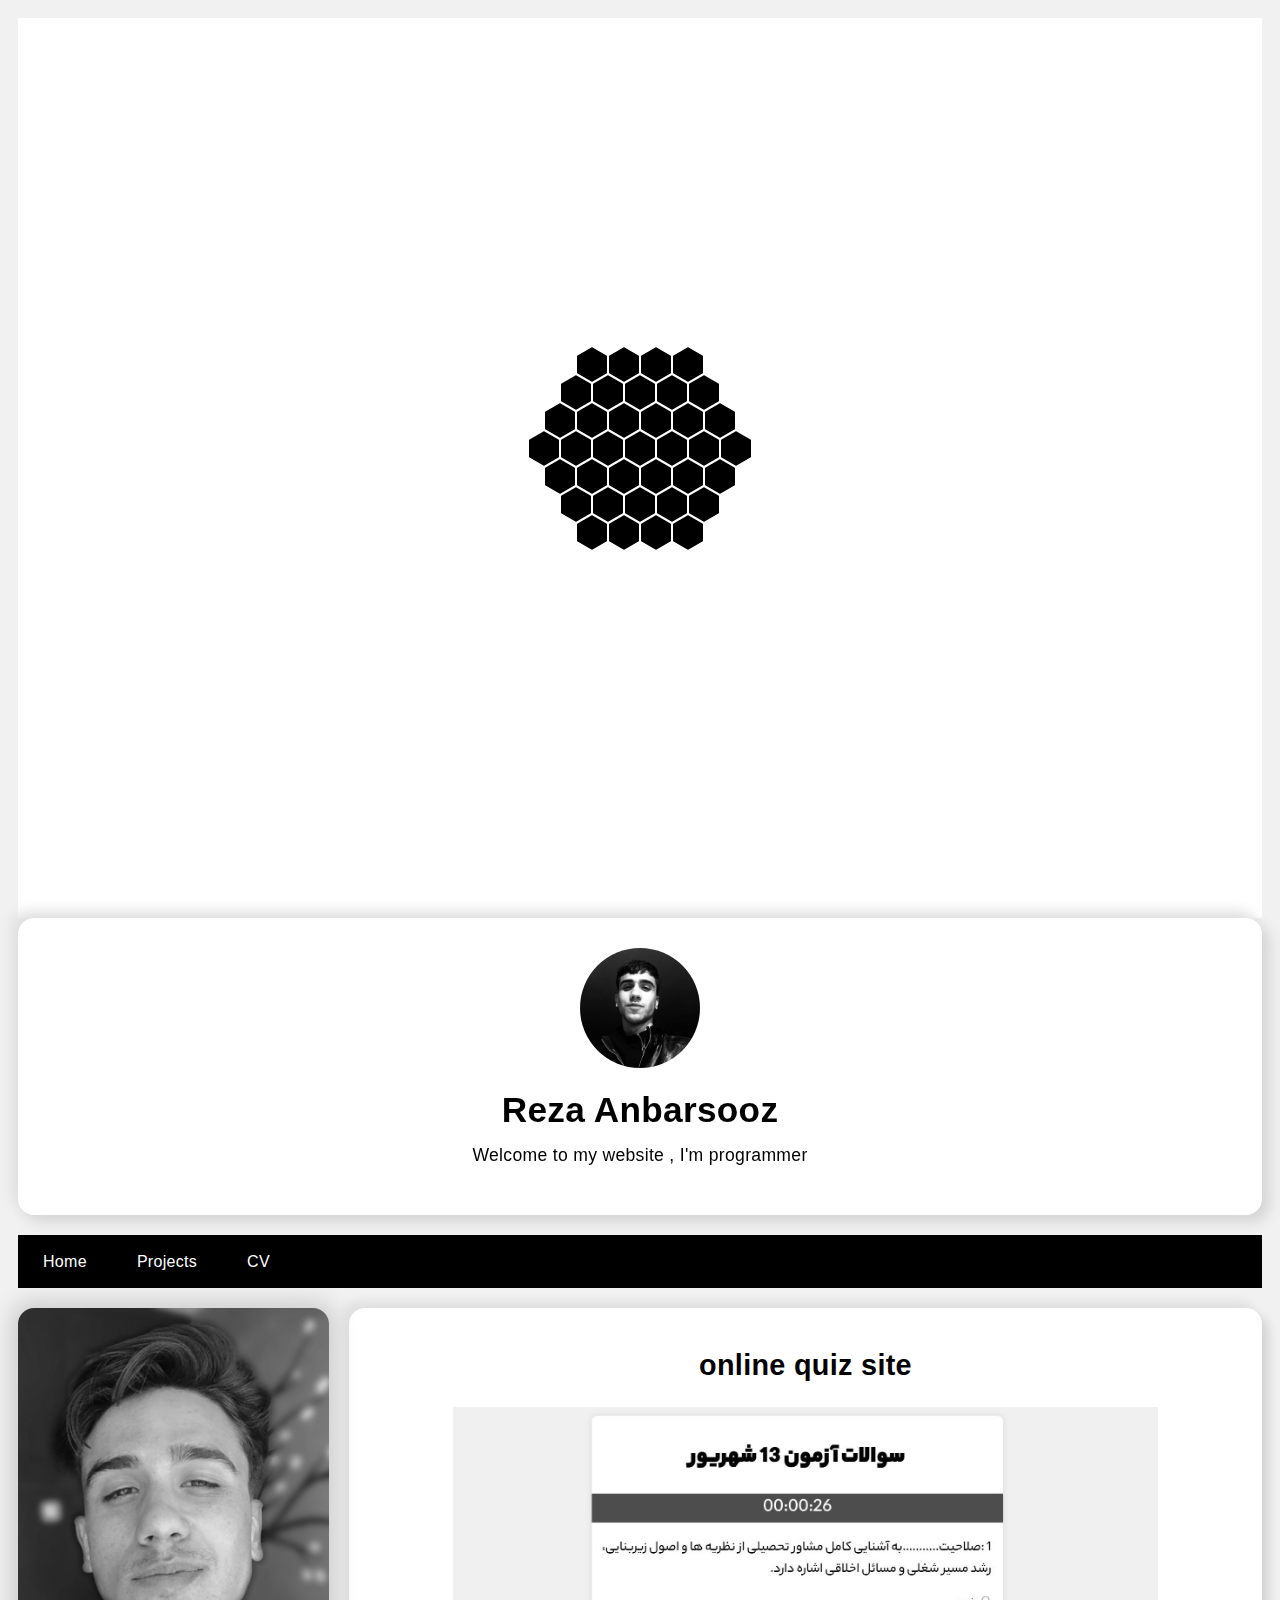
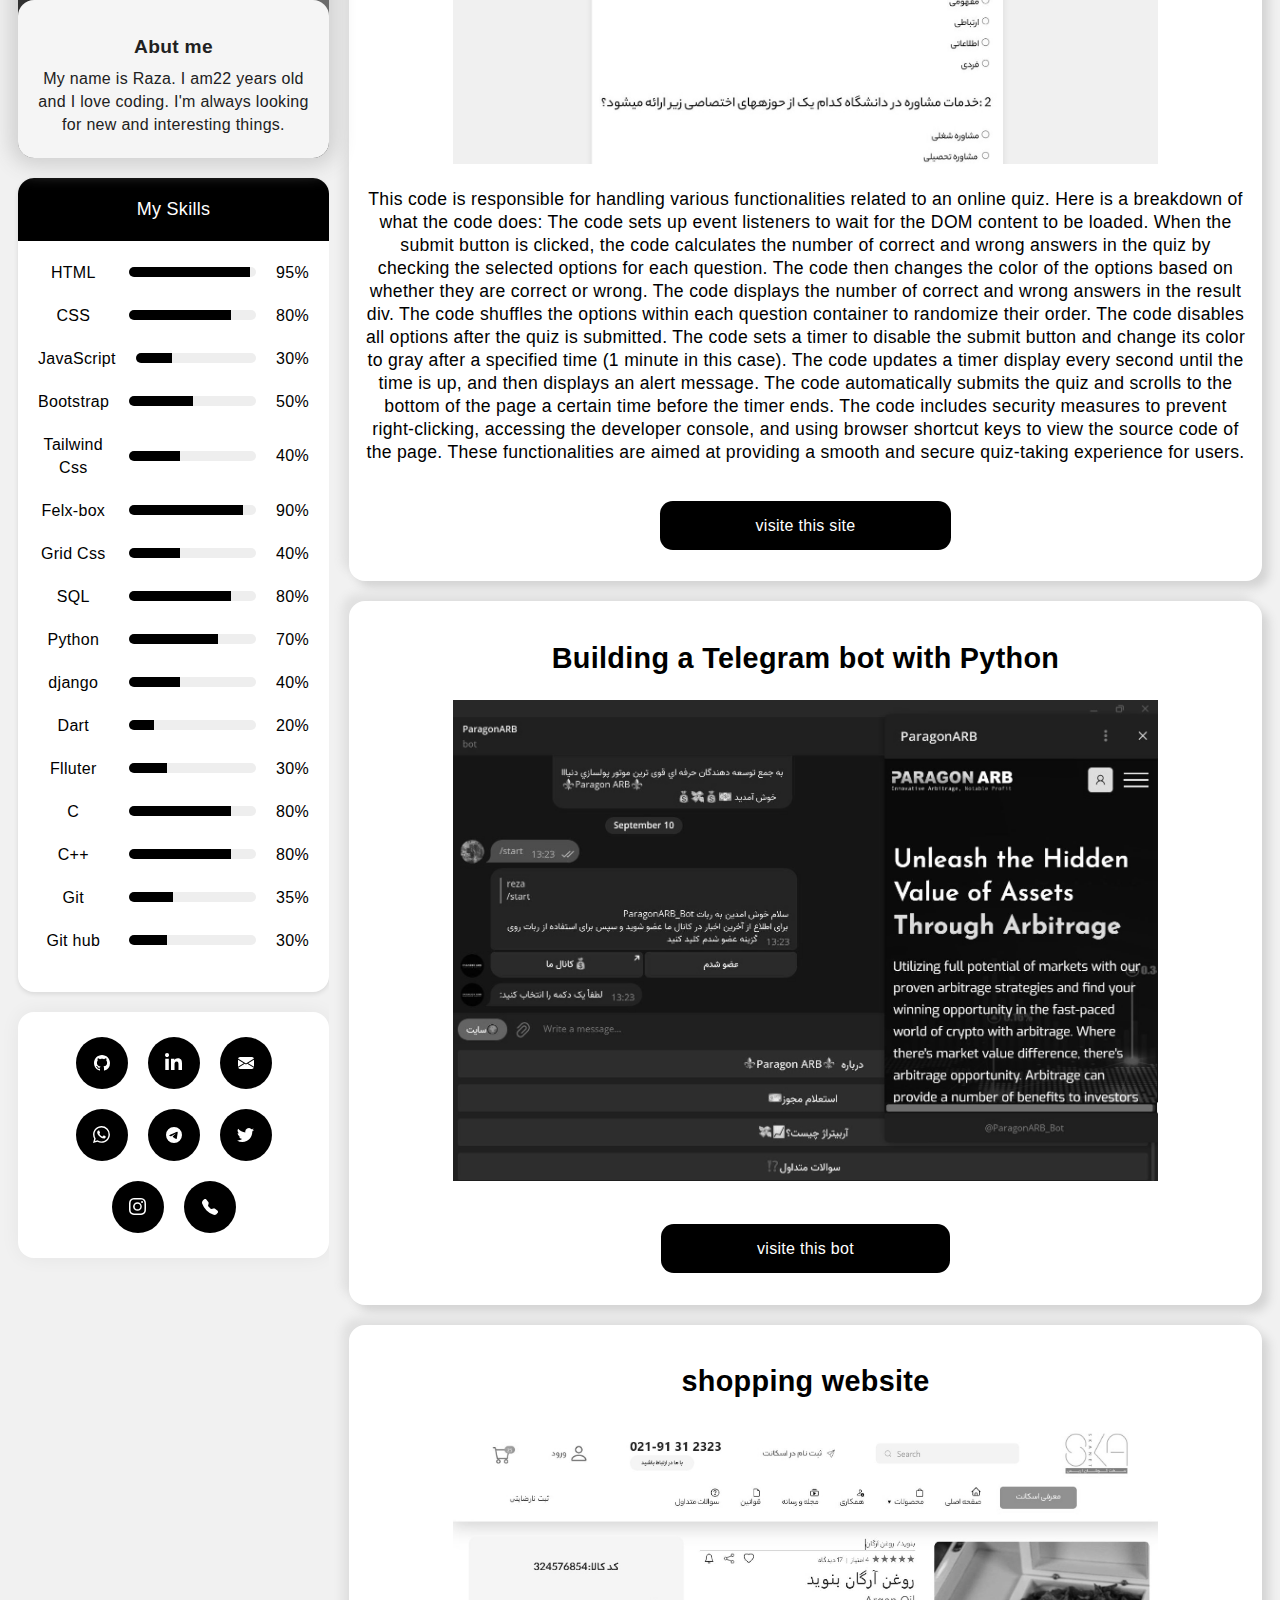
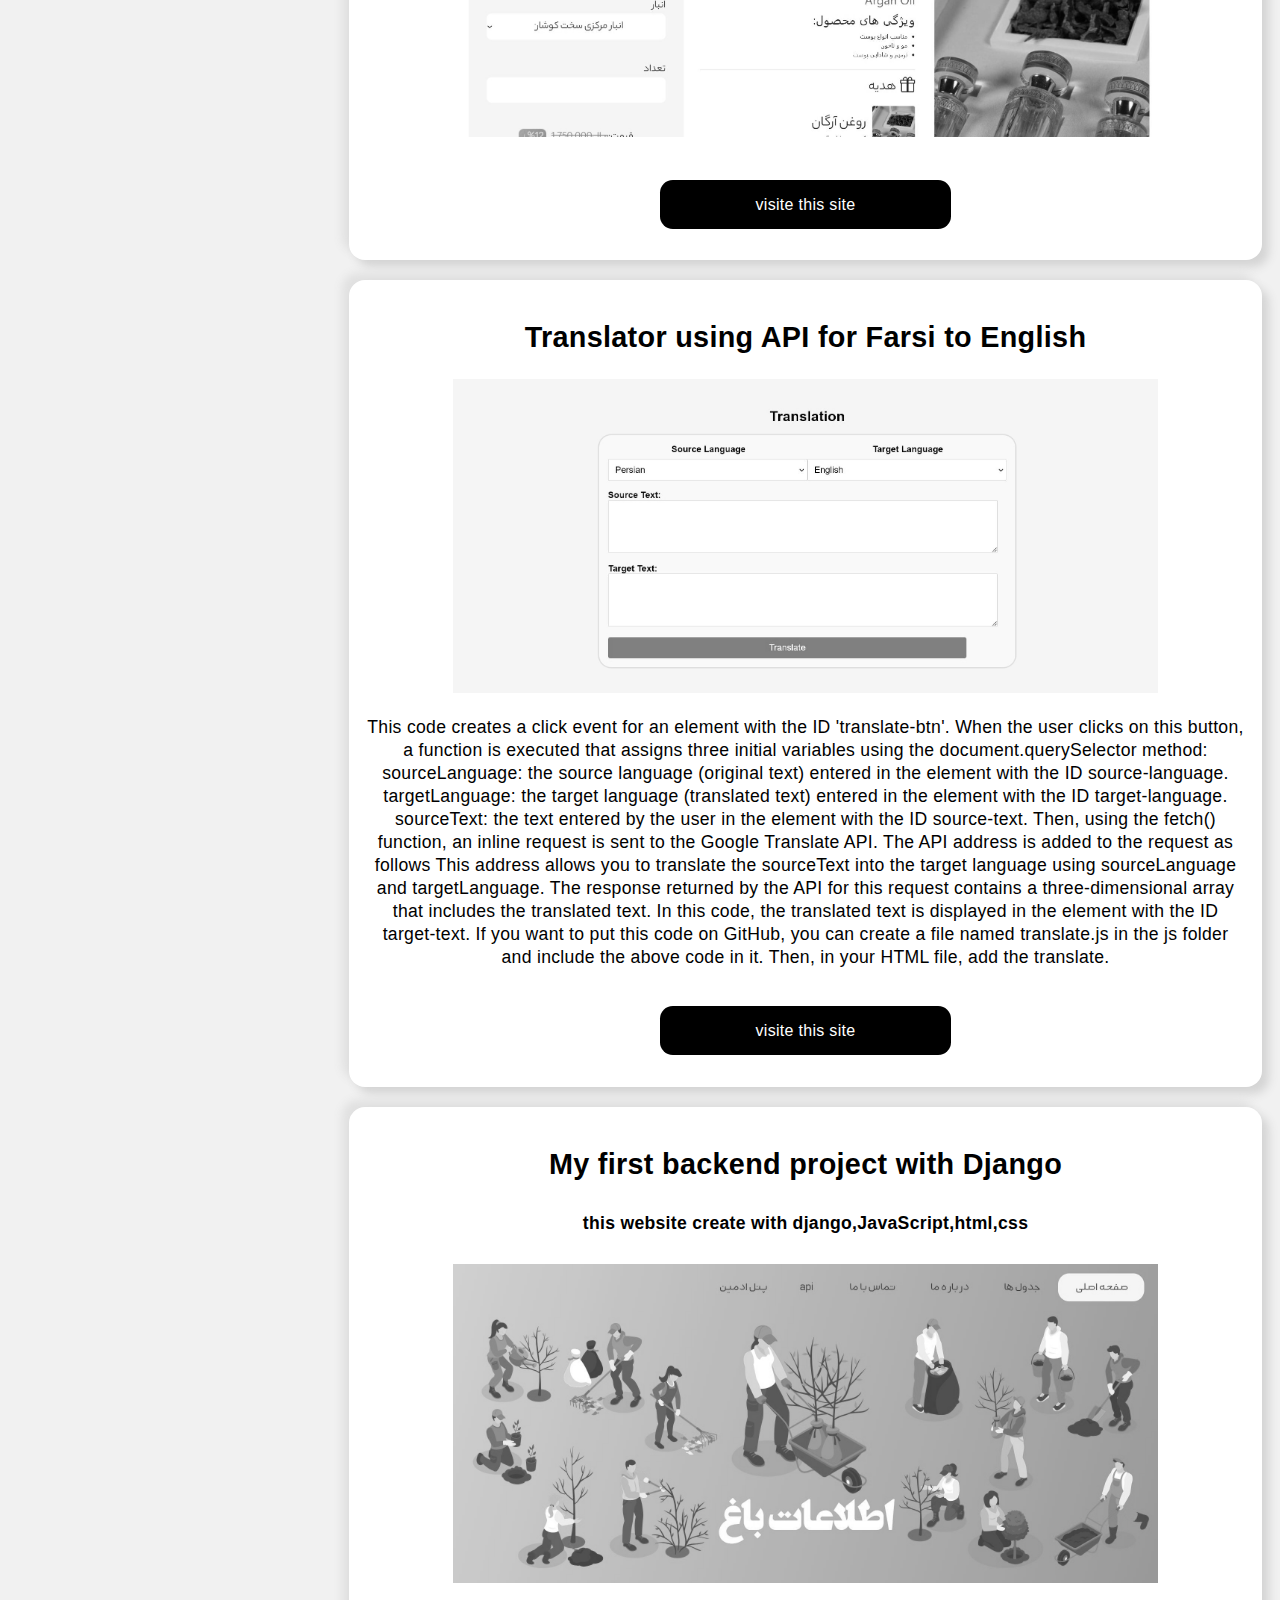
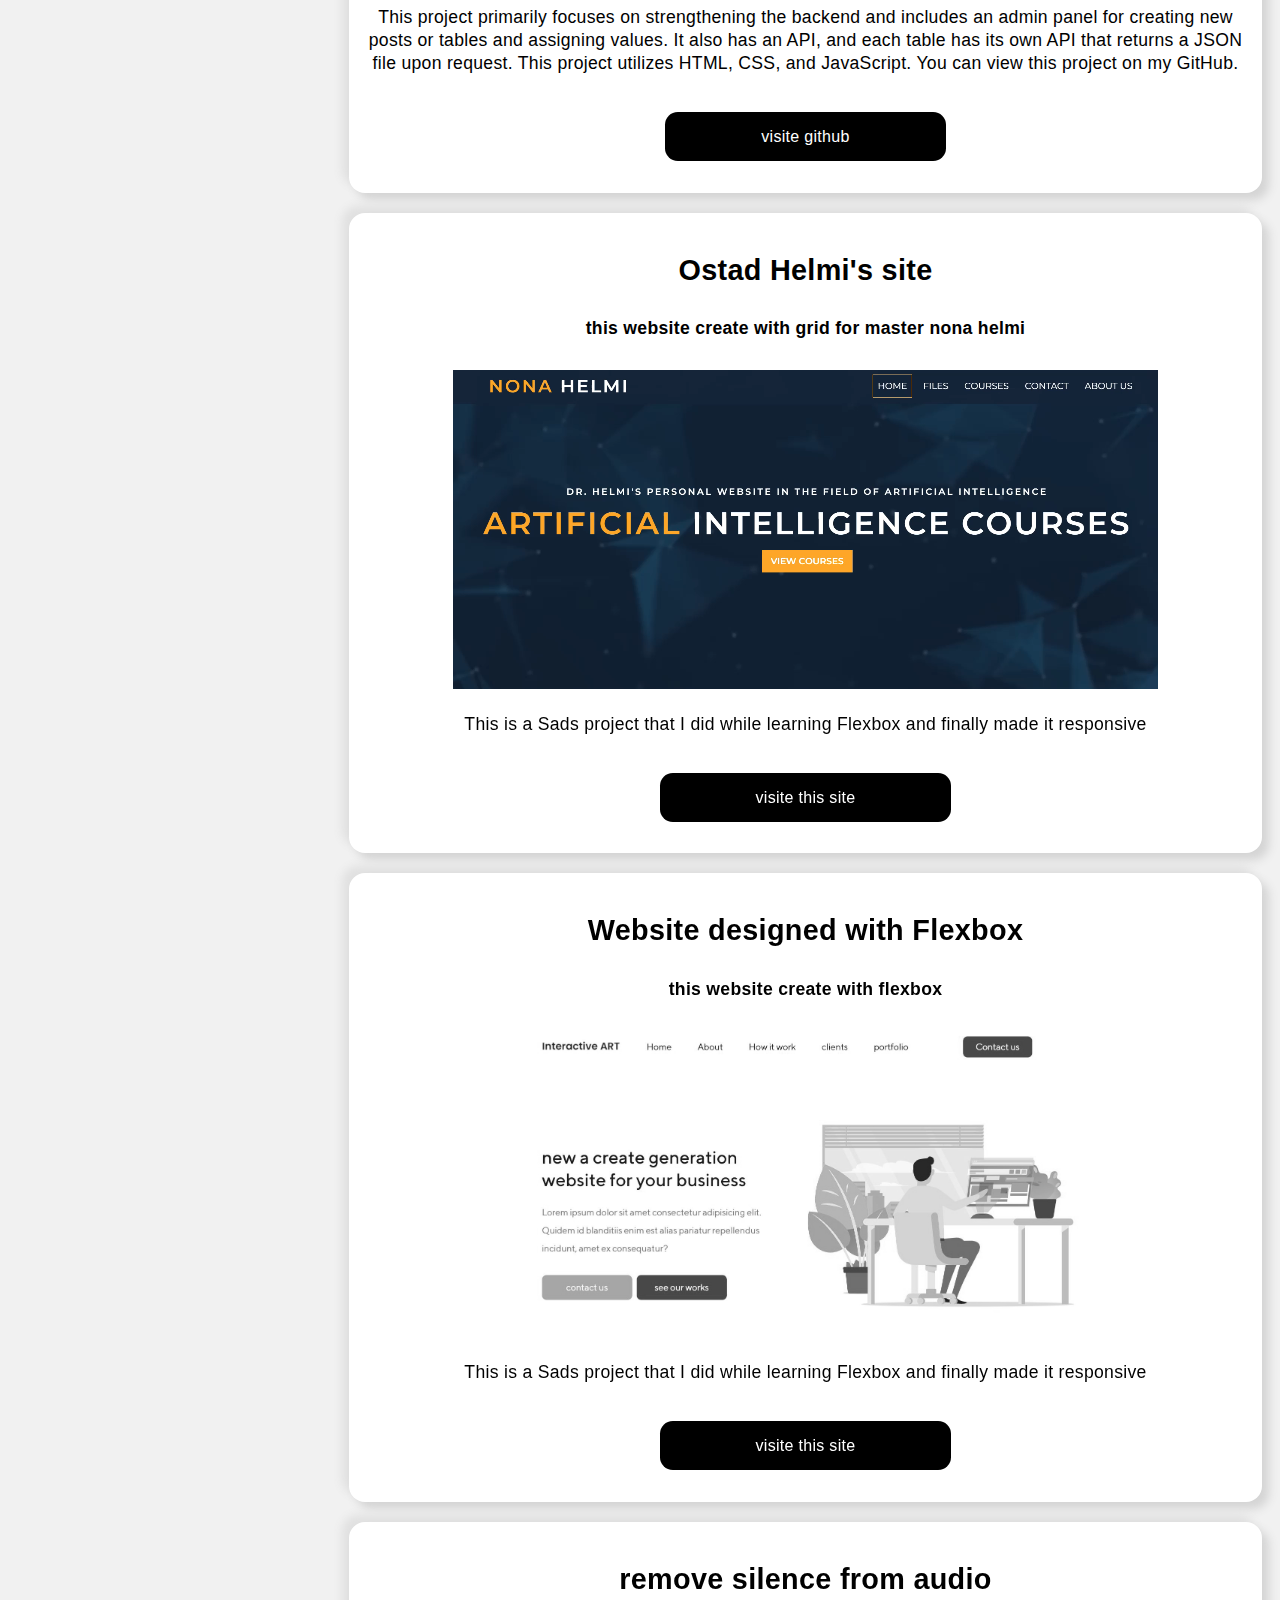
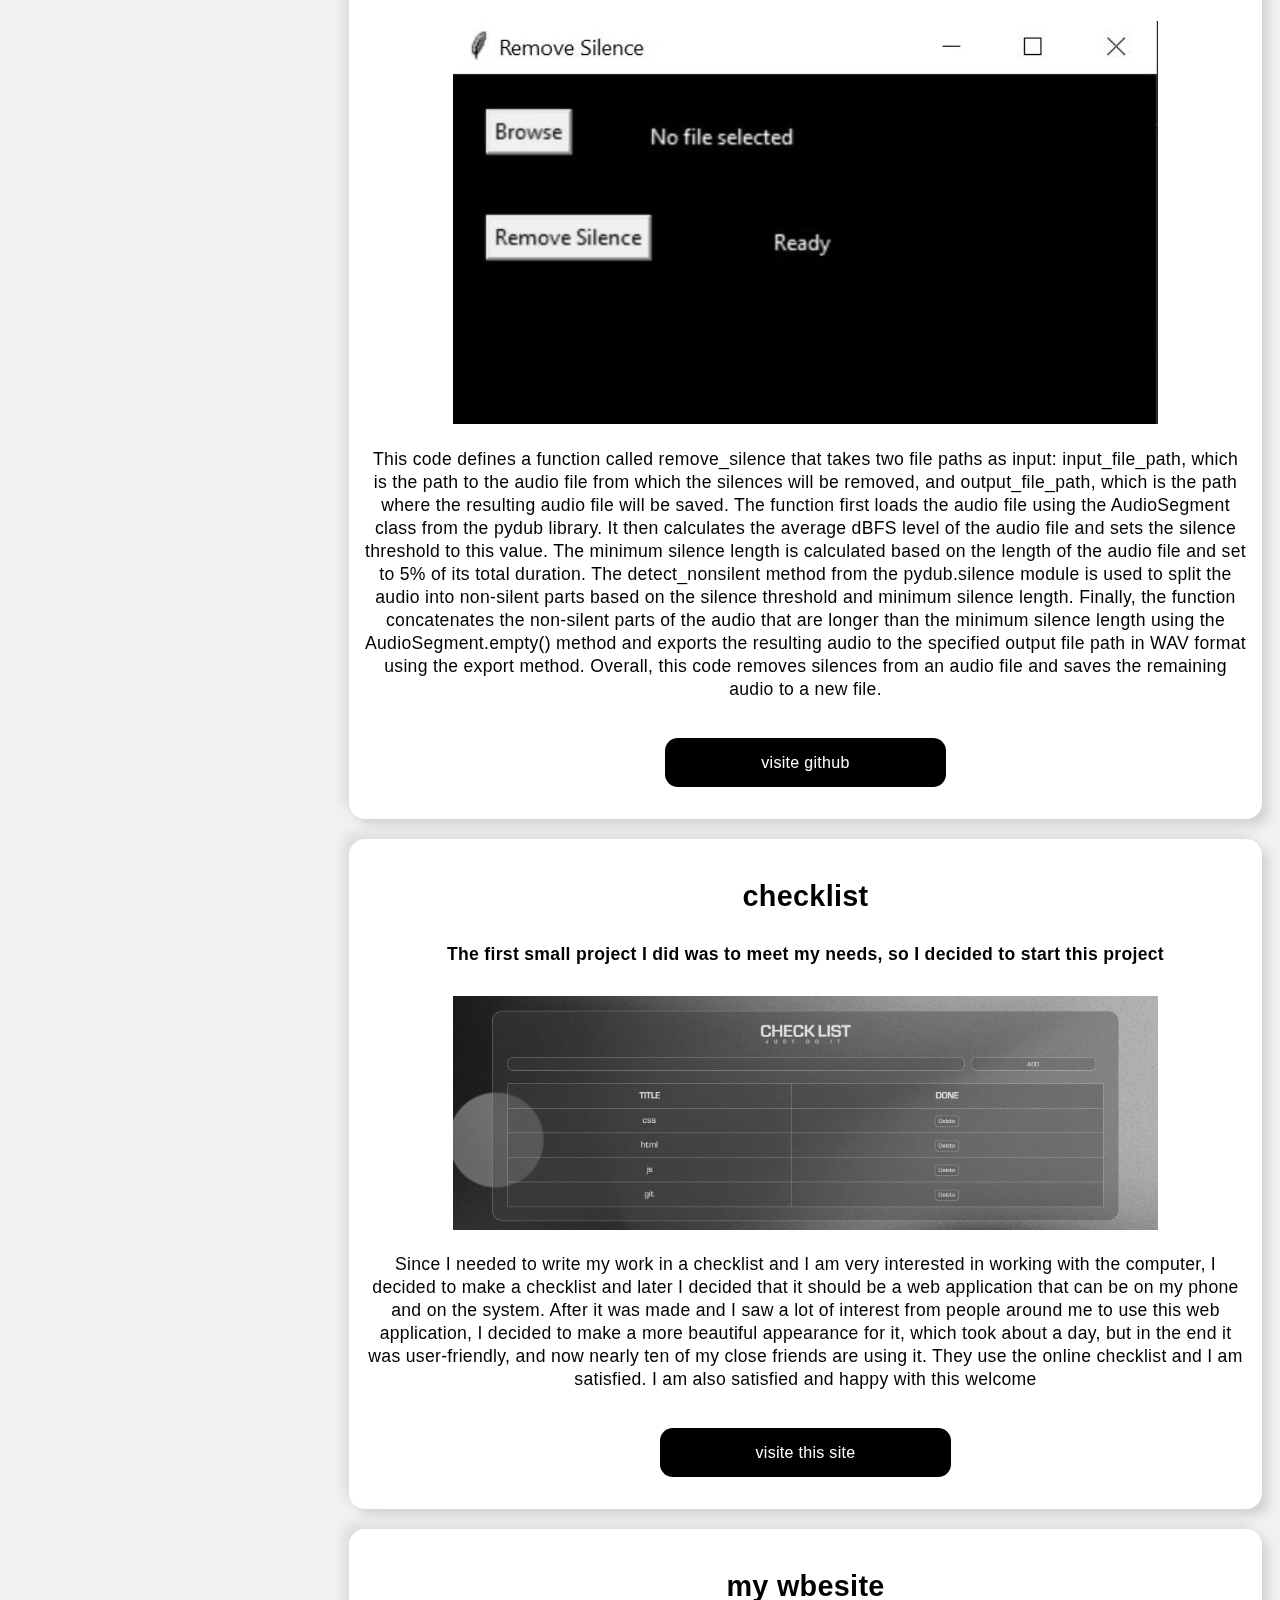
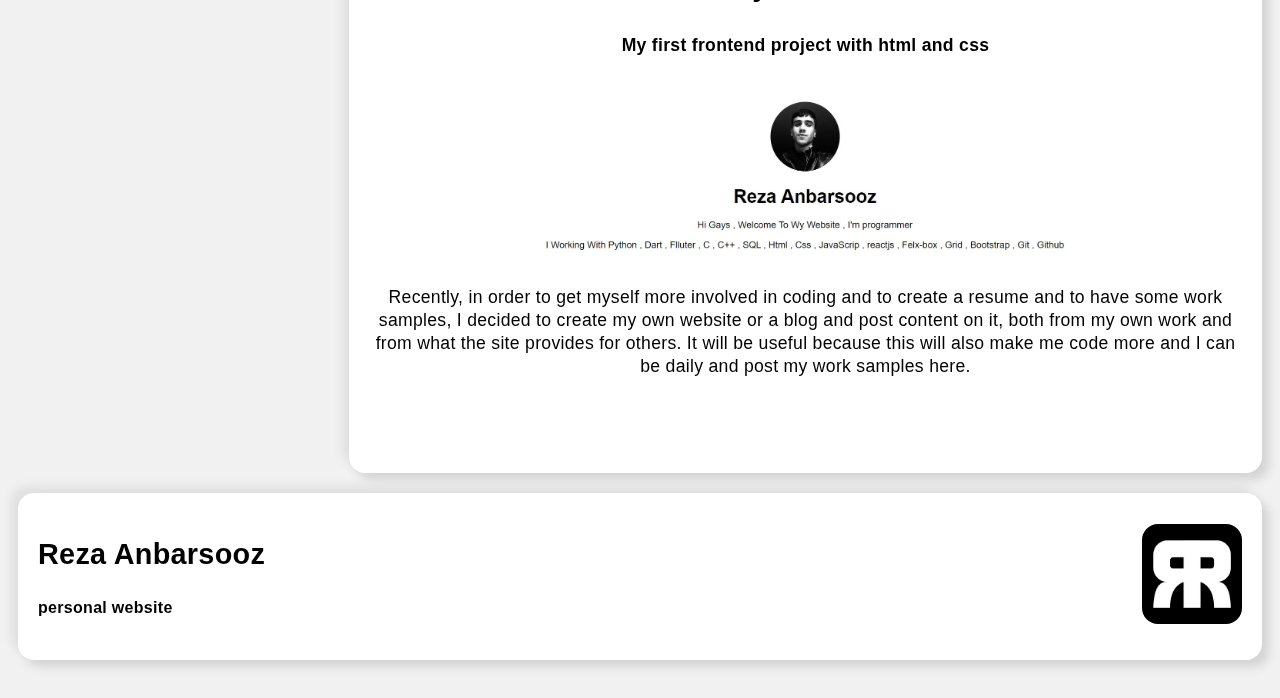
<file: index.html>
<!DOCTYPE html>
<html lang="en">

<head>
  <meta charset="UTF-8">
  <meta http-equiv="X-UA-Compatible" content="IE=edge">
  <meta name="viewport" content="width=device-width, initial-scale=1.0">
  <meta name="author" content="reza anbarsooz">
  <meta name="Description" content="این یک سایت شخص مال رضا عنبرسوز هست">
  <meta name="keywords" content="reza,anbarsooz,anbarsouz, reza anbarsooz, reza anbarsouz ,رضا عنبرسوز,عنبرسوز">
  <link rel="shortcut icon" href="2020.jpg">
  <link type="text/css" rel="stylesheet" href="style.css">
  <title>reza anbarsooz</title>
</head>

<body>
  <div id="container">
    <div class="socket">
      <div class="gel center-gel">
        <div class="hex-brick h1"></div>
        <div class="hex-brick h2"></div>
        <div class="hex-brick h3"></div>
      </div>
      <div class="gel c1 r1">
        <div class="hex-brick h1"></div>
        <div class="hex-brick h2"></div>
        <div class="hex-brick h3"></div>
      </div>
      <div class="gel c2 r1">
        <div class="hex-brick h1"></div>
        <div class="hex-brick h2"></div>
        <div class="hex-brick h3"></div>
      </div>
      <div class="gel c3 r1">
        <div class="hex-brick h1"></div>
        <div class="hex-brick h2"></div>
        <div class="hex-brick h3"></div>
      </div>
      <div class="gel c4 r1">
        <div class="hex-brick h1"></div>
        <div class="hex-brick h2"></div>
        <div class="hex-brick h3"></div>
      </div>
      <div class="gel c5 r1">
        <div class="hex-brick h1"></div>
        <div class="hex-brick h2"></div>
        <div class="hex-brick h3"></div>
      </div>
      <div class="gel c6 r1">
        <div class="hex-brick h1"></div>
        <div class="hex-brick h2"></div>
        <div class="hex-brick h3"></div>
      </div>

      <div class="gel c7 r2">
        <div class="hex-brick h1"></div>
        <div class="hex-brick h2"></div>
        <div class="hex-brick h3"></div>
      </div>

      <div class="gel c8 r2">
        <div class="hex-brick h1"></div>
        <div class="hex-brick h2"></div>
        <div class="hex-brick h3"></div>
      </div>
      <div class="gel c9 r2">
        <div class="hex-brick h1"></div>
        <div class="hex-brick h2"></div>
        <div class="hex-brick h3"></div>
      </div>
      <div class="gel c10 r2">
        <div class="hex-brick h1"></div>
        <div class="hex-brick h2"></div>
        <div class="hex-brick h3"></div>
      </div>
      <div class="gel c11 r2">
        <div class="hex-brick h1"></div>
        <div class="hex-brick h2"></div>
        <div class="hex-brick h3"></div>
      </div>
      <div class="gel c12 r2">
        <div class="hex-brick h1"></div>
        <div class="hex-brick h2"></div>
        <div class="hex-brick h3"></div>
      </div>
      <div class="gel c13 r2">
        <div class="hex-brick h1"></div>
        <div class="hex-brick h2"></div>
        <div class="hex-brick h3"></div>
      </div>
      <div class="gel c14 r2">
        <div class="hex-brick h1"></div>
        <div class="hex-brick h2"></div>
        <div class="hex-brick h3"></div>
      </div>
      <div class="gel c15 r2">
        <div class="hex-brick h1"></div>
        <div class="hex-brick h2"></div>
        <div class="hex-brick h3"></div>
      </div>
      <div class="gel c16 r2">
        <div class="hex-brick h1"></div>
        <div class="hex-brick h2"></div>
        <div class="hex-brick h3"></div>
      </div>
      <div class="gel c17 r2">
        <div class="hex-brick h1"></div>
        <div class="hex-brick h2"></div>
        <div class="hex-brick h3"></div>
      </div>
      <div class="gel c18 r2">
        <div class="hex-brick h1"></div>
        <div class="hex-brick h2"></div>
        <div class="hex-brick h3"></div>
      </div>
      <div class="gel c19 r3">
        <div class="hex-brick h1"></div>
        <div class="hex-brick h2"></div>
        <div class="hex-brick h3"></div>
      </div>
      <div class="gel c20 r3">
        <div class="hex-brick h1"></div>
        <div class="hex-brick h2"></div>
        <div class="hex-brick h3"></div>
      </div>
      <div class="gel c21 r3">
        <div class="hex-brick h1"></div>
        <div class="hex-brick h2"></div>
        <div class="hex-brick h3"></div>
      </div>
      <div class="gel c22 r3">
        <div class="hex-brick h1"></div>
        <div class="hex-brick h2"></div>
        <div class="hex-brick h3"></div>
      </div>
      <div class="gel c23 r3">
        <div class="hex-brick h1"></div>
        <div class="hex-brick h2"></div>
        <div class="hex-brick h3"></div>
      </div>
      <div class="gel c24 r3">
        <div class="hex-brick h1"></div>
        <div class="hex-brick h2"></div>
        <div class="hex-brick h3"></div>
      </div>
      <div class="gel c25 r3">
        <div class="hex-brick h1"></div>
        <div class="hex-brick h2"></div>
        <div class="hex-brick h3"></div>
      </div>
      <div class="gel c26 r3">
        <div class="hex-brick h1"></div>
        <div class="hex-brick h2"></div>
        <div class="hex-brick h3"></div>
      </div>
      <div class="gel c28 r3">
        <div class="hex-brick h1"></div>
        <div class="hex-brick h2"></div>
        <div class="hex-brick h3"></div>
      </div>
      <div class="gel c29 r3">
        <div class="hex-brick h1"></div>
        <div class="hex-brick h2"></div>
        <div class="hex-brick h3"></div>
      </div>
      <div class="gel c30 r3">
        <div class="hex-brick h1"></div>
        <div class="hex-brick h2"></div>
        <div class="hex-brick h3"></div>
      </div>
      <div class="gel c31 r3">
        <div class="hex-brick h1"></div>
        <div class="hex-brick h2"></div>
        <div class="hex-brick h3"></div>
      </div>
      <div class="gel c32 r3">
        <div class="hex-brick h1"></div>
        <div class="hex-brick h2"></div>
        <div class="hex-brick h3"></div>
      </div>
      <div class="gel c33 r3">
        <div class="hex-brick h1"></div>
        <div class="hex-brick h2"></div>
        <div class="hex-brick h3"></div>
      </div>
      <div class="gel c34 r3">
        <div class="hex-brick h1"></div>
        <div class="hex-brick h2"></div>
        <div class="hex-brick h3"></div>
      </div>
      <div class="gel c35 r3">
        <div class="hex-brick h1"></div>
        <div class="hex-brick h2"></div>
        <div class="hex-brick h3"></div>
      </div>
      <div class="gel c36 r3">
        <div class="hex-brick h1"></div>
        <div class="hex-brick h2"></div>
        <div class="hex-brick h3"></div>
      </div>
      <div class="gel c37 r3">
        <div class="hex-brick h1"></div>
        <div class="hex-brick h2"></div>
        <div class="hex-brick h3"></div>
      </div>

    </div>
  </div>
  <header class="header">
    <div>
      <img src="1.jpg" title="image" class="avator">
    </div>
    <h1>Reza Anbarsooz</h1>
    <p>
      Welcome to my website , I'm programmer
    </p>
  </header>
  <nav class="topnav">
    <a href="index.html" target="_self">Home</a>
    <a href="Projects.html" target="_self">Projects</a>
    <a href="https://cvresume.ir/r/1RZggExFl0WKk88cLq-nAg" target="_self">CV</a>
  </nav>
  <main class="row">
    <article class="rightrcol">
      <div class="card-about">
        <div class="card-image-about"></div>
        <div class="card-description">
          <p class="text-title"> Abut me</p>
          My name is Raza. I am22 years old and I love coding. I'm always looking for new and interesting things.
          <p class="text-body"></p>
        </div>
      </div>
      <div class="card-skill">
        <div class="header-skill">My Skills</div>
        <div class="body-skill">
          <div class="skill">
            <div class="skill-name html">HTML</div>
            <div class="skill-level">
              <div style="width: 95%" class="skill-percent"></div>
            </div>
            <div class="skill-percent-number">95%</div>
          </div>
          <div class="skill">
            <div class="skill-name css">CSS</div>
            <div class="skill-level">
              <div style="width: 80%" class="skill-percent"></div>
            </div>
            <div class="skill-percent-number">80%</div>
          </div>
          <div class="skill">
            <div class="skill-name js">JavaScript</div>
            <div class="skill-level">
              <div style="width: 30%" class="skill-percent"></div>
            </div>
            <div class="skill-percent-number">30%</div>
          </div>
          <div class="skill">
            <div class="skill-name js">Bootstrap</div>
            <div class="skill-level">
              <div style="width: 50%" class="skill-percent"></div>
            </div>
            <div class="skill-percent-number">50%</div>
          </div>
          <div class="skill">
            <div class="skill-name js">Tailwind Css</div>
            <div class="skill-level">
              <div style="width: 40%" class="skill-percent"></div>
            </div>
            <div class="skill-percent-number">40%</div>
          </div>
          <div class="skill">
            <div class="skill-name js">Felx-box</div>
            <div class="skill-level">
              <div style="width: 90%" class="skill-percent"></div>
            </div>
            <div class="skill-percent-number">90%</div>
          </div>
          <div class="skill">
            <div class="skill-name js">Grid Css</div>
            <div class="skill-level">
              <div style="width: 40%" class="skill-percent"></div>
            </div>
            <div class="skill-percent-number">40%</div>
          </div>
          <div class="skill">
            <div class="skill-name js">SQL</div>
            <div class="skill-level">
              <div style="width: 80%" class="skill-percent"></div>
            </div>
            <div class="skill-percent-number">80%</div>
          </div>
          <div class="skill">
            <div class="skill-name js">Python</div>
            <div class="skill-level">
              <div style="width: 70%" class="skill-percent"></div>
            </div>
            <div class="skill-percent-number">70%</div>
          </div>
          <div class="skill">
            <div class="skill-name js">django</div>
            <div class="skill-level">
              <div style="width: 40%" class="skill-percent"></div>
            </div>
            <div class="skill-percent-number">40%</div>
          </div>
          <div class="skill">
            <div class="skill-name js">Dart</div>
            <div class="skill-level">
              <div style="width: 20%" class="skill-percent"></div>
            </div>
            <div class="skill-percent-number">20%</div>
          </div>
          <div class="skill">
            <div class="skill-name js">Flluter</div>
            <div class="skill-level">
              <div style="width: 30%" class="skill-percent"></div>
            </div>
            <div class="skill-percent-number">30%</div>
          </div>
          <div class="skill">
            <div class="skill-name js">C</div>
            <div class="skill-level">
              <div style="width: 80%" class="skill-percent"></div>
            </div>
            <div class="skill-percent-number">80%</div>
          </div>
          <div class="skill">
            <div class="skill-name js">C++</div>
            <div class="skill-level">
              <div style="width: 80%" class="skill-percent"></div>
            </div>
            <div class="skill-percent-number">80%</div>
          </div>
          <div class="skill">
            <div class="skill-name js">Git</div>
            <div class="skill-level">
              <div style="width: 35%" class="skill-percent"></div>
            </div>
            <div class="skill-percent-number">35%</div>
          </div>
          <div class="skill">
            <div class="skill-name js">Git hub</div>
            <div class="skill-level">
              <div style="width: 30%" class="skill-percent"></div>
            </div>
            <div class="skill-percent-number">30%</div>
          </div>
        </div>
      </div>
      <div class="card-link" id="card-link1">
        <a class="socialContainer" target="_blank" href="https://github.com/rezaanbarsooz79">
          <svg xmlns="http://www.w3.org/2000/svg" id="svgselc" width="16" height="16" fill="currentColor"
            class="bi bi-github" style="color: white;" viewBox="0 0 16 16">
            <path
              d="M8 0C3.58 0 0 3.58 0 8c0 3.54 2.29 6.53 5.47 7.59.4.07.55-.17.55-.38 0-.19-.01-.82-.01-1.49-2.01.37-2.53-.49-2.69-.94-.09-.23-.48-.94-.82-1.13-.28-.15-.68-.52-.01-.53.63-.01 1.08.58 1.23.82.72 1.21 1.87.87 2.33.66.07-.52.28-.87.51-1.07-1.78-.2-3.64-.89-3.64-3.95 0-.87.31-1.59.82-2.15-.08-.2-.36-1.02.08-2.12 0 0 .67-.21 2.2.82.64-.18 1.32-.27 2-.27.68 0 1.36.09 2 .27 1.53-1.04 2.2-.82 2.2-.82.44 1.1.16 1.92.08 2.12.51.56.82 1.27.82 2.15 0 3.07-1.87 3.75-3.65 3.95.29.25.54.73.54 1.48 0 1.07-.01 1.93-.01 2.2 0 .21.15.46.55.38A8.012 8.012 0 0 0 16 8c0-4.42-3.58-8-8-8z" />
          </svg>
        </a>
        <a class="socialContainer" target="_blank" href="https://www.linkedin.com/in/reza-anbarsooz/">
          <svg viewBox="0 0 448 512" id="svgselc" class="socialSvg linkdinSvg">
            <path
              d="M100.28 448H7.4V148.9h92.88zM53.79 108.1C24.09 108.1 0 83.5 0 53.8a53.79 53.79 0 0 1 107.58 0c0 29.7-24.1 54.3-53.79 54.3zM447.9 448h-92.68V302.4c0-34.7-.7-79.2-48.29-79.2-48.29 0-55.69 37.7-55.69 76.7V448h-92.78V148.9h89.08v40.8h1.3c12.4-23.5 42.69-48.3 87.88-48.3 94 0 111.28 61.9 111.28 142.3V448z">
            </path>
          </svg>
        </a>
        <a class="socialContainer" target="_blank" href="mailto: reza.anbrsooz7979@gmail.com">
          <svg xmlns="http://www.w3.org/2000/svg" id="svgselc" style="color: white;" width="16" height="16"
            fill="currentColor" class="bi bi-envelope-fill" viewBox="0 0 16 16">
            <path
              d="M.05 3.555A2 2 0 0 1 2 2h12a2 2 0 0 1 1.95 1.555L8 8.414.05 3.555ZM0 4.697v7.104l5.803-3.558L0 4.697ZM6.761 8.83l-6.57 4.027A2 2 0 0 0 2 14h12a2 2 0 0 0 1.808-1.144l-6.57-4.027L8 9.586l-1.239-.757Zm3.436-.586L16 11.801V4.697l-5.803 3.546Z" />
          </svg>
        </a>
        <a class="socialContainer" target="_blank" href="https://wa.link/ldh31n">
          <svg viewBox="0 0 16 16" id="svgselc" class="socialSvg whatsappSvg">
            <path
              d="M13.601 2.326A7.854 7.854 0 0 0 7.994 0C3.627 0 .068 3.558.064 7.926c0 1.399.366 2.76 1.057 3.965L0 16l4.204-1.102a7.933 7.933 0 0 0 3.79.965h.004c4.368 0 7.926-3.558 7.93-7.93A7.898 7.898 0 0 0 13.6 2.326zM7.994 14.521a6.573 6.573 0 0 1-3.356-.92l-.24-.144-2.494.654.666-2.433-.156-.251a6.56 6.56 0 0 1-1.007-3.505c0-3.626 2.957-6.584 6.591-6.584a6.56 6.56 0 0 1 4.66 1.931 6.557 6.557 0 0 1 1.928 4.66c-.004 3.639-2.961 6.592-6.592 6.592zm3.615-4.934c-.197-.099-1.17-.578-1.353-.646-.182-.065-.315-.099-.445.099-.133.197-.513.646-.627.775-.114.133-.232.148-.43.05-.197-.1-.836-.308-1.592-.985-.59-.525-.985-1.175-1.103-1.372-.114-.198-.011-.304.088-.403.087-.088.197-.232.296-.346.1-.114.133-.198.198-.33.065-.134.034-.248-.015-.347-.05-.099-.445-1.076-.612-1.47-.16-.389-.323-.335-.445-.34-.114-.007-.247-.007-.38-.007a.729.729 0 0 0-.529.247c-.182.198-.691.677-.691 1.654 0 .977.71 1.916.81 2.049.098.133 1.394 2.132 3.383 2.992.47.205.84.326 1.129.418.475.152.904.129 1.246.08.38-.058 1.171-.48 1.338-.943.164-.464.164-.86.114-.943-.049-.084-.182-.133-.38-.232z">
            </path>
          </svg>
        </a>
        <a class="socialContainer" target="_blank" href="https://t.me/https_rezaa">
          <svg xmlns="http://www.w3.org/2000/svg" id="svgselc" style="color: white;" width="16" height="16"
            fill="currentColor" class="bi bi-telegram" viewBox="0 0 16 16">
            <path
              d="M16 8A8 8 0 1 1 0 8a8 8 0 0 1 16 0zM8.287 5.906c-.778.324-2.334.994-4.666 2.01-.378.15-.577.298-.595.442-.03.243.275.339.69.47l.175.055c.408.133.958.288 1.243.294.26.006.549-.1.868-.32 2.179-1.471 3.304-2.214 3.374-2.23.05-.012.12-.026.166.016.047.041.042.12.037.141-.03.129-1.227 1.241-1.846 1.817-.193.18-.33.307-.358.336a8.154 8.154 0 0 1-.188.186c-.38.366-.664.64.015 1.088.327.216.589.393.85.571.284.194.568.387.936.629.093.06.183.125.27.187.331.236.63.448.997.414.214-.02.435-.22.547-.82.265-1.417.786-4.486.906-5.751a1.426 1.426 0 0 0-.013-.315.337.337 0 0 0-.114-.217.526.526 0 0 0-.31-.093c-.3.005-.763.166-2.984 1.09z" />
          </svg></a>
        <a class="socialContainer" target="_blank" href="https://twitter.com/anbarsoz">
          <svg viewBox="0 0 16 16" id="svgselc" class="socialSvg twitterSvg">
            <path
              d="M5.026 15c6.038 0 9.341-5.003 9.341-9.334 0-.14 0-.282-.006-.422A6.685 6.685 0 0 0 16 3.542a6.658 6.658 0 0 1-1.889.518 3.301 3.301 0 0 0 1.447-1.817 6.533 6.533 0 0 1-2.087.793A3.286 3.286 0 0 0 7.875 6.03a9.325 9.325 0 0 1-6.767-3.429 3.289 3.289 0 0 0 1.018 4.382A3.323 3.323 0 0 1 .64 6.575v.045a3.288 3.288 0 0 0 2.632 3.218 3.203 3.203 0 0 1-.865.115 3.23 3.23 0 0 1-.614-.057 3.283 3.283 0 0 0 3.067 2.277A6.588 6.588 0 0 1 .78 13.58a6.32 6.32 0 0 1-.78-.045A9.344 9.344 0 0 0 5.026 15z">
            </path>
          </svg> </a>
        <a class="socialContainer" target="_blank" href="https://www.instagram.com/reza_anbarsooz/">
          <svg viewBox="0 0 16 16" id="svgselc" class="socialSvg instagramSvg">
            <path
              d="M8 0C5.829 0 5.556.01 4.703.048 3.85.088 3.269.222 2.76.42a3.917 3.917 0 0 0-1.417.923A3.927 3.927 0 0 0 .42 2.76C.222 3.268.087 3.85.048 4.7.01 5.555 0 5.827 0 8.001c0 2.172.01 2.444.048 3.297.04.852.174 1.433.372 1.942.205.526.478.972.923 1.417.444.445.89.719 1.416.923.51.198 1.09.333 1.942.372C5.555 15.99 5.827 16 8 16s2.444-.01 3.298-.048c.851-.04 1.434-.174 1.943-.372a3.916 3.916 0 0 0 1.416-.923c.445-.445.718-.891.923-1.417.197-.509.332-1.09.372-1.942C15.99 10.445 16 10.173 16 8s-.01-2.445-.048-3.299c-.04-.851-.175-1.433-.372-1.941a3.926 3.926 0 0 0-.923-1.417A3.911 3.911 0 0 0 13.24.42c-.51-.198-1.092-.333-1.943-.372C10.443.01 10.172 0 7.998 0h.003zm-.717 1.442h.718c2.136 0 2.389.007 3.232.046.78.035 1.204.166 1.486.275.373.145.64.319.92.599.28.28.453.546.598.92.11.281.24.705.275 1.485.039.843.047 1.096.047 3.231s-.008 2.389-.047 3.232c-.035.78-.166 1.203-.275 1.485a2.47 2.47 0 0 1-.599.919c-.28.28-.546.453-.92.598-.28.11-.704.24-1.485.276-.843.038-1.096.047-3.232.047s-2.39-.009-3.233-.047c-.78-.036-1.203-.166-1.485-.276a2.478 2.478 0 0 1-.92-.598 2.48 2.48 0 0 1-.6-.92c-.109-.281-.24-.705-.275-1.485-.038-.843-.046-1.096-.046-3.233 0-2.136.008-2.388.046-3.231.036-.78.166-1.204.276-1.486.145-.373.319-.64.599-.92.28-.28.546-.453.92-.598.282-.11.705-.24 1.485-.276.738-.034 1.024-.044 2.515-.045v.002zm4.988 1.328a.96.96 0 1 0 0 1.92.96.96 0 0 0 0-1.92zm-4.27 1.122a4.109 4.109 0 1 0 0 8.217 4.109 4.109 0 0 0 0-8.217zm0 1.441a2.667 2.667 0 1 1 0 5.334 2.667 2.667 0 0 1 0-5.334z">
            </path>
          </svg>
        </a>
        <a class="socialContainer" target="_blank" href="tel:09215019983">
          <svg xmlns="http://www.w3.org/2000/svg" id="svgselc" style="color: white;" width="16" height="16"
            fill="currentColor" class="bi bi-telephone-fill" viewBox="0 0 16 16">
            <path fill-rule="evenodd"
              d="M1.885.511a1.745 1.745 0 0 1 2.61.163L6.29 2.98c.329.423.445.974.315 1.494l-.547 2.19a.678.678 0 0 0 .178.643l2.457 2.457a.678.678 0 0 0 .644.178l2.189-.547a1.745 1.745 0 0 1 1.494.315l2.306 1.794c.829.645.905 1.87.163 2.611l-1.034 1.034c-.74.74-1.846 1.065-2.877.702a18.634 18.634 0 0 1-7.01-4.42 18.634 18.634 0 0 1-4.42-7.009c-.362-1.03-.037-2.137.703-2.877L1.885.511z" />
          </svg>
        </a>
      </div>
    </article>
    <article class="leftcol">
      <div class="card">
        <h2>online quiz site</h2>
        <img src="test.JPG" title="اگه چیزی نمیاد بدون بخاطر سرور رایگانشه" class="imgchecklist">
        <p>
          This code is responsible for handling various functionalities related to an online quiz. Here is a breakdown
          of what the
          code does:

          The code sets up event listeners to wait for the DOM content to be loaded.

          When the submit button is clicked, the code calculates the number of correct and wrong answers in the quiz by
          checking
          the selected options for each question.

          The code then changes the color of the options based on whether they are correct or wrong.

          The code displays the number of correct and wrong answers in the result div.

          The code shuffles the options within each question container to randomize their order.

          The code disables all options after the quiz is submitted.

          The code sets a timer to disable the submit button and change its color to gray after a specified time (1
          minute in this
          case).

          The code updates a timer display every second until the time is up, and then displays an alert message.

          The code automatically submits the quiz and scrolls to the bottom of the page a certain time before the timer
          ends.

          The code includes security measures to prevent right-clicking, accessing the developer console, and using
          browser
          shortcut keys to view the source code of the page.

          These functionalities are aimed at providing a smooth and secure quiz-taking experience for users.
        </p>
        <div><a href="https://four-choice-test.netlify.app/" class="content-links" target="_blank">visite this
            site</a>
        </div>
      </div>
      <div class="card">
        <h2>Building a Telegram bot with Python</h2>
        <img src="bot.JPG" title="اگه چیزی نمیاد بدون بخاطر سرور رایگانشه" class="imgchecklist">
        <p>
        </p>
        <div><a href="https://t.me/ParagonARB_Bot" class="content-links" target="_blank">visite this
            bot</a>
        </div>
      </div>
      <div class="card">
        <h2>shopping website</h2>
        <img src="Capture.JPG" title="اگه چیزی نمیاد بدون بخاطر سرور رایگانشه" class="imgchecklist">
        <p>
        </p>
        <div><a href="https://skanet.netlify.app/" class="content-links" target="_blank">visite this
            site</a>
        </div>
      </div>
      <div class="card">
        <h2>Translator using API for Farsi to English</h2>
        <img src="Translator-using-API-for-Farsi-to-English.JPG" title="اگه چیزی نمیاد بدون بخاطر سرور رایگانشه"
          class="imgchecklist">
        <p>This code creates a click event for an element with the ID 'translate-btn'. When the user clicks on this
          button, a
          function is executed that assigns three initial variables using the document.querySelector method:

          sourceLanguage: the source language (original text) entered in the element with the ID source-language.
          targetLanguage:
          the target language (translated text) entered in the element with the ID target-language. sourceText: the text
          entered
          by the user in the element with the ID source-text. Then, using the fetch() function, an inline request is
          sent to the
          Google Translate API. The API address is added to the request as follows
          This address allows you to translate the sourceText into the target language using sourceLanguage and
          targetLanguage.
          The response returned by the API for this request contains a three-dimensional array that includes the
          translated text.
          In this code, the translated text is displayed in the element with the ID target-text.

          If you want to put this code on GitHub, you can create a file named translate.js in the js folder and include
          the above
          code in it. Then, in your HTML file, add the translate.
        </p>
        <div><a href="https://its-translate-for-reza-anbarsooz.netlify.app/" class="content-links"
            target="_blank">visite this site</a>
        </div>
      </div>
      <div class="card">
        <h2>My first backend project with Django</h2>
        <h5>this website create with django,JavaScript,html,css</h5>
        <img src="alishahi.JPG" class="imgchecklist" title="اینجا جای ی عکس که بخاطر داشتن هاست رایگان هنوز لود نشده">
        <p>This project primarily focuses on strengthening the backend and includes an admin panel for creating new
          posts or tables
          and assigning values. It also has an API, and each table has its own API that returns a JSON file upon
          request. This
          project utilizes HTML, CSS, and JavaScript. You can view this project on my GitHub.
        </p>
        <div><a href="https://github.com/rezaanbarsooz79/project-django" class="content-links" target="_blank">visite
            github</a>
        </div>
      </div>
      <div class="card">
        <h2>Ostad Helmi's site</h2>
        <h5>this website create with grid for master nona helmi </h5>
        <article class="present-video">
          <video loop muted autoplay>
            <source src="20230717_223011.mp4" title="اینجا جای ی عکس که بخاطر داشتن هاست رایگان هنوز لود نشده"
              type="video/mp4" />
          </video>
        </article>
        <p>This is a Sads project that I did while learning Flexbox and finally made it responsive
        </p>
        <div><a href="https://ostad-helmis-site-with-grid.netlify.app/" class="content-links" target="_blank">visite
            this site</a>
        </div>
      </div>
      <div class="card">
        <h2>Website designed with Flexbox</h2>
        <h5>this website create with flexbox </h5>
        <img src="flexboxJPG.JPG" title="اینجا جای ی عکس که بخاطر داشتن هاست رایگان هنوز لود نشده" class="imgchecklist">
        <p>This is a Sads project that I did while learning Flexbox and finally made it responsive
        </p>
        <div><a href="https://project-flexbox-reza.netlify.app/" class="content-links" target="_blank">visite this
            site</a>
        </div>
      </div>
      <div class="card">
        <h2>remove silence from audio</h2>
        <img src="remove_silence_from_audio.JPG" title="اینجا جای ی عکس که بخاطر داشتن هاست رایگان هنوز لود نشده"
          class="imgchecklist">
        <p>This code defines a function called remove_silence that takes two file paths as input: input_file_path, which
          is the
          path to the audio file from which the silences will be removed, and output_file_path, which is the path where
          the
          resulting audio file will be saved.

          The function first loads the audio file using the AudioSegment class from the pydub library. It then
          calculates the
          average dBFS level of the audio file and sets the silence threshold to this value.

          The minimum silence length is calculated based on the length of the audio file and set to 5% of its total
          duration. The
          detect_nonsilent method from the pydub.silence module is used to split the audio into non-silent parts based
          on the
          silence threshold and minimum silence length.

          Finally, the function concatenates the non-silent parts of the audio that are longer than the minimum silence
          length
          using the AudioSegment.empty() method and exports the resulting audio to the specified output file path in WAV
          format
          using the export method.

          Overall, this code removes silences from an audio file and saves the remaining audio to a new file.
        </p>
        <div><a href="https://github.com/rezaanbarsooz79/remove_silence_from_audio" class="content-links"
            target="_blank">visite
            github</a>
        </div>
      </div>
      <div class="card">
        <h2>checklist</h2>
        <h5>The first small project I did was to meet my needs, so I decided to start this project</h5>
        <img src="12.JPG" title="اینجا جای ی عکس که بخاطر داشتن هاست رایگان هنوز لود نشده" class="imgchecklist">
        <p>Since I needed to write my work in a checklist and I am very interested in working with the computer, I
          decided to make
          a checklist and later I decided that it should be a web application that can be on my phone and on the system.
          After it
          was made and I saw a lot of interest from people around me to use this web application, I decided to make a
          more
          beautiful appearance for it, which took about a day, but in the end it was user-friendly, and now nearly ten
          of my close
          friends are using it. They use the online checklist and I am satisfied. I am also satisfied and happy with
          this welcome</p>
        <div class="tryit"><a href="https://checklistereza.netlify.app/" target="_blank" class="content-links">visite
            this site</a></div>
      </div>
      <div class="card">
        <h2>my wbesite</h2>
        <h5>My first frontend project with html and css</h5>
        <img src="14.JPG" title="اینجا جای ی عکس که بخاطر داشتن هاست رایگان هنوز لود نشده" class="imgmywebsite">
        <p>Recently, in order to get myself more involved in coding and to create a resume and to have some work
          samples, I decided
          to create my own website or a blog and post content on it, both from my own work and from what the site
          provides for
          others. It will be useful because this will also make me code more and I can be daily and post my work samples
          here.</p>
      </div>
      <div class="card-link" id="card-link2">
        <a class="socialContainer" target="_blank" href="https://github.com/rezaanbarsooz79/rezaanbarsooz79">
          <svg xmlns="http://www.w3.org/2000/svg" id="svgselc" width="16" height="16" fill="currentColor"
            class="bi bi-github" style="color: white;" viewBox="0 0 16 16">
            <path
              d="M8 0C3.58 0 0 3.58 0 8c0 3.54 2.29 6.53 5.47 7.59.4.07.55-.17.55-.38 0-.19-.01-.82-.01-1.49-2.01.37-2.53-.49-2.69-.94-.09-.23-.48-.94-.82-1.13-.28-.15-.68-.52-.01-.53.63-.01 1.08.58 1.23.82.72 1.21 1.87.87 2.33.66.07-.52.28-.87.51-1.07-1.78-.2-3.64-.89-3.64-3.95 0-.87.31-1.59.82-2.15-.08-.2-.36-1.02.08-2.12 0 0 .67-.21 2.2.82.64-.18 1.32-.27 2-.27.68 0 1.36.09 2 .27 1.53-1.04 2.2-.82 2.2-.82.44 1.1.16 1.92.08 2.12.51.56.82 1.27.82 2.15 0 3.07-1.87 3.75-3.65 3.95.29.25.54.73.54 1.48 0 1.07-.01 1.93-.01 2.2 0 .21.15.46.55.38A8.012 8.012 0 0 0 16 8c0-4.42-3.58-8-8-8z" />
          </svg>
        </a>
        <a class="socialContainer" target="_blank"
          href="https://www.linkedin.com/in/reza-anbarsoz-86aa0726b?lipi=urn%3Ali%3Apage%3Ad_flagship3_profile_view_base_contact_details%3B99wld3yDQL%2BuwAwzmf6G7w%3D%3D">
          <svg viewBox="0 0 448 512" id="svgselc" class="socialSvg linkdinSvg">
            <path
              d="M100.28 448H7.4V148.9h92.88zM53.79 108.1C24.09 108.1 0 83.5 0 53.8a53.79 53.79 0 0 1 107.58 0c0 29.7-24.1 54.3-53.79 54.3zM447.9 448h-92.68V302.4c0-34.7-.7-79.2-48.29-79.2-48.29 0-55.69 37.7-55.69 76.7V448h-92.78V148.9h89.08v40.8h1.3c12.4-23.5 42.69-48.3 87.88-48.3 94 0 111.28 61.9 111.28 142.3V448z">
            </path>
          </svg>
        </a>
        <a class="socialContainer" target="_blank" href="mailto: reza.anbrsooz7979@gmail.com">
          <svg xmlns="http://www.w3.org/2000/svg" id="svgselc" style="color: white;" width="16" height="16"
            fill="currentColor" class="bi bi-envelope-fill" viewBox="0 0 16 16">
            <path
              d="M.05 3.555A2 2 0 0 1 2 2h12a2 2 0 0 1 1.95 1.555L8 8.414.05 3.555ZM0 4.697v7.104l5.803-3.558L0 4.697ZM6.761 8.83l-6.57 4.027A2 2 0 0 0 2 14h12a2 2 0 0 0 1.808-1.144l-6.57-4.027L8 9.586l-1.239-.757Zm3.436-.586L16 11.801V4.697l-5.803 3.546Z" />
          </svg>
        </a>
        <a class="socialContainer" target="_blank" href="https://wa.link/ldh31n">
          <svg viewBox="0 0 16 16" id="svgselc" class="socialSvg whatsappSvg">
            <path
              d="M13.601 2.326A7.854 7.854 0 0 0 7.994 0C3.627 0 .068 3.558.064 7.926c0 1.399.366 2.76 1.057 3.965L0 16l4.204-1.102a7.933 7.933 0 0 0 3.79.965h.004c4.368 0 7.926-3.558 7.93-7.93A7.898 7.898 0 0 0 13.6 2.326zM7.994 14.521a6.573 6.573 0 0 1-3.356-.92l-.24-.144-2.494.654.666-2.433-.156-.251a6.56 6.56 0 0 1-1.007-3.505c0-3.626 2.957-6.584 6.591-6.584a6.56 6.56 0 0 1 4.66 1.931 6.557 6.557 0 0 1 1.928 4.66c-.004 3.639-2.961 6.592-6.592 6.592zm3.615-4.934c-.197-.099-1.17-.578-1.353-.646-.182-.065-.315-.099-.445.099-.133.197-.513.646-.627.775-.114.133-.232.148-.43.05-.197-.1-.836-.308-1.592-.985-.59-.525-.985-1.175-1.103-1.372-.114-.198-.011-.304.088-.403.087-.088.197-.232.296-.346.1-.114.133-.198.198-.33.065-.134.034-.248-.015-.347-.05-.099-.445-1.076-.612-1.47-.16-.389-.323-.335-.445-.34-.114-.007-.247-.007-.38-.007a.729.729 0 0 0-.529.247c-.182.198-.691.677-.691 1.654 0 .977.71 1.916.81 2.049.098.133 1.394 2.132 3.383 2.992.47.205.84.326 1.129.418.475.152.904.129 1.246.08.38-.058 1.171-.48 1.338-.943.164-.464.164-.86.114-.943-.049-.084-.182-.133-.38-.232z">
            </path>
          </svg>
        </a>
        <a class="socialContainer" target="_blank" href="https://t.me/https_rezaa">
          <svg xmlns="http://www.w3.org/2000/svg" id="svgselc" style="color: white;" width="16" height="16"
            fill="currentColor" class="bi bi-telegram" viewBox="0 0 16 16">
            <path
              d="M16 8A8 8 0 1 1 0 8a8 8 0 0 1 16 0zM8.287 5.906c-.778.324-2.334.994-4.666 2.01-.378.15-.577.298-.595.442-.03.243.275.339.69.47l.175.055c.408.133.958.288 1.243.294.26.006.549-.1.868-.32 2.179-1.471 3.304-2.214 3.374-2.23.05-.012.12-.026.166.016.047.041.042.12.037.141-.03.129-1.227 1.241-1.846 1.817-.193.18-.33.307-.358.336a8.154 8.154 0 0 1-.188.186c-.38.366-.664.64.015 1.088.327.216.589.393.85.571.284.194.568.387.936.629.093.06.183.125.27.187.331.236.63.448.997.414.214-.02.435-.22.547-.82.265-1.417.786-4.486.906-5.751a1.426 1.426 0 0 0-.013-.315.337.337 0 0 0-.114-.217.526.526 0 0 0-.31-.093c-.3.005-.763.166-2.984 1.09z" />
          </svg></a>
        <a class="socialContainer" target="_blank" href="#">
          <svg viewBox="0 0 16 16" id="svgselc" class="socialSvg twitterSvg">
            <path
              d="M5.026 15c6.038 0 9.341-5.003 9.341-9.334 0-.14 0-.282-.006-.422A6.685 6.685 0 0 0 16 3.542a6.658 6.658 0 0 1-1.889.518 3.301 3.301 0 0 0 1.447-1.817 6.533 6.533 0 0 1-2.087.793A3.286 3.286 0 0 0 7.875 6.03a9.325 9.325 0 0 1-6.767-3.429 3.289 3.289 0 0 0 1.018 4.382A3.323 3.323 0 0 1 .64 6.575v.045a3.288 3.288 0 0 0 2.632 3.218 3.203 3.203 0 0 1-.865.115 3.23 3.23 0 0 1-.614-.057 3.283 3.283 0 0 0 3.067 2.277A6.588 6.588 0 0 1 .78 13.58a6.32 6.32 0 0 1-.78-.045A9.344 9.344 0 0 0 5.026 15z">
            </path>
          </svg> </a>
        <a class="socialContainer" target="_blank" href="#">
          <svg viewBox="0 0 16 16" id="svgselc" class="socialSvg instagramSvg">
            <path
              d="M8 0C5.829 0 5.556.01 4.703.048 3.85.088 3.269.222 2.76.42a3.917 3.917 0 0 0-1.417.923A3.927 3.927 0 0 0 .42 2.76C.222 3.268.087 3.85.048 4.7.01 5.555 0 5.827 0 8.001c0 2.172.01 2.444.048 3.297.04.852.174 1.433.372 1.942.205.526.478.972.923 1.417.444.445.89.719 1.416.923.51.198 1.09.333 1.942.372C5.555 15.99 5.827 16 8 16s2.444-.01 3.298-.048c.851-.04 1.434-.174 1.943-.372a3.916 3.916 0 0 0 1.416-.923c.445-.445.718-.891.923-1.417.197-.509.332-1.09.372-1.942C15.99 10.445 16 10.173 16 8s-.01-2.445-.048-3.299c-.04-.851-.175-1.433-.372-1.941a3.926 3.926 0 0 0-.923-1.417A3.911 3.911 0 0 0 13.24.42c-.51-.198-1.092-.333-1.943-.372C10.443.01 10.172 0 7.998 0h.003zm-.717 1.442h.718c2.136 0 2.389.007 3.232.046.78.035 1.204.166 1.486.275.373.145.64.319.92.599.28.28.453.546.598.92.11.281.24.705.275 1.485.039.843.047 1.096.047 3.231s-.008 2.389-.047 3.232c-.035.78-.166 1.203-.275 1.485a2.47 2.47 0 0 1-.599.919c-.28.28-.546.453-.92.598-.28.11-.704.24-1.485.276-.843.038-1.096.047-3.232.047s-2.39-.009-3.233-.047c-.78-.036-1.203-.166-1.485-.276a2.478 2.478 0 0 1-.92-.598 2.48 2.48 0 0 1-.6-.92c-.109-.281-.24-.705-.275-1.485-.038-.843-.046-1.096-.046-3.233 0-2.136.008-2.388.046-3.231.036-.78.166-1.204.276-1.486.145-.373.319-.64.599-.92.28-.28.546-.453.92-.598.282-.11.705-.24 1.485-.276.738-.034 1.024-.044 2.515-.045v.002zm4.988 1.328a.96.96 0 1 0 0 1.92.96.96 0 0 0 0-1.92zm-4.27 1.122a4.109 4.109 0 1 0 0 8.217 4.109 4.109 0 0 0 0-8.217zm0 1.441a2.667 2.667 0 1 1 0 5.334 2.667 2.667 0 0 1 0-5.334z">
            </path>
          </svg>
        </a>
        <a class="socialContainer" target="_blank" href="tel:09215019983">
          <svg xmlns="http://www.w3.org/2000/svg" id="svgselc" style="color: white;" width="16" height="16"
            fill="currentColor" class="bi bi-telephone-fill" viewBox="0 0 16 16">
            <path fill-rule="evenodd"
              d="M1.885.511a1.745 1.745 0 0 1 2.61.163L6.29 2.98c.329.423.445.974.315 1.494l-.547 2.19a.678.678 0 0 0 .178.643l2.457 2.457a.678.678 0 0 0 .644.178l2.189-.547a1.745 1.745 0 0 1 1.494.315l2.306 1.794c.829.645.905 1.87.163 2.611l-1.034 1.034c-.74.74-1.846 1.065-2.877.702a18.634 18.634 0 0 1-7.01-4.42 18.634 18.634 0 0 1-4.42-7.009c-.362-1.03-.037-2.137.703-2.877L1.885.511z" />
          </svg>
        </a>
      </div>
    </article>
  </main>
  <footer id="footer">
    <div class="left">
      <h2>Reza Anbarsooz</h2>
      <h4>personal website</h4>
    </div>
    <div class="right">
      <img src="2020.jpg" alt="Logo">
    </div>
  </footer>
  <script src="app.js"></script>
</body>
</div>

</html>
</file>
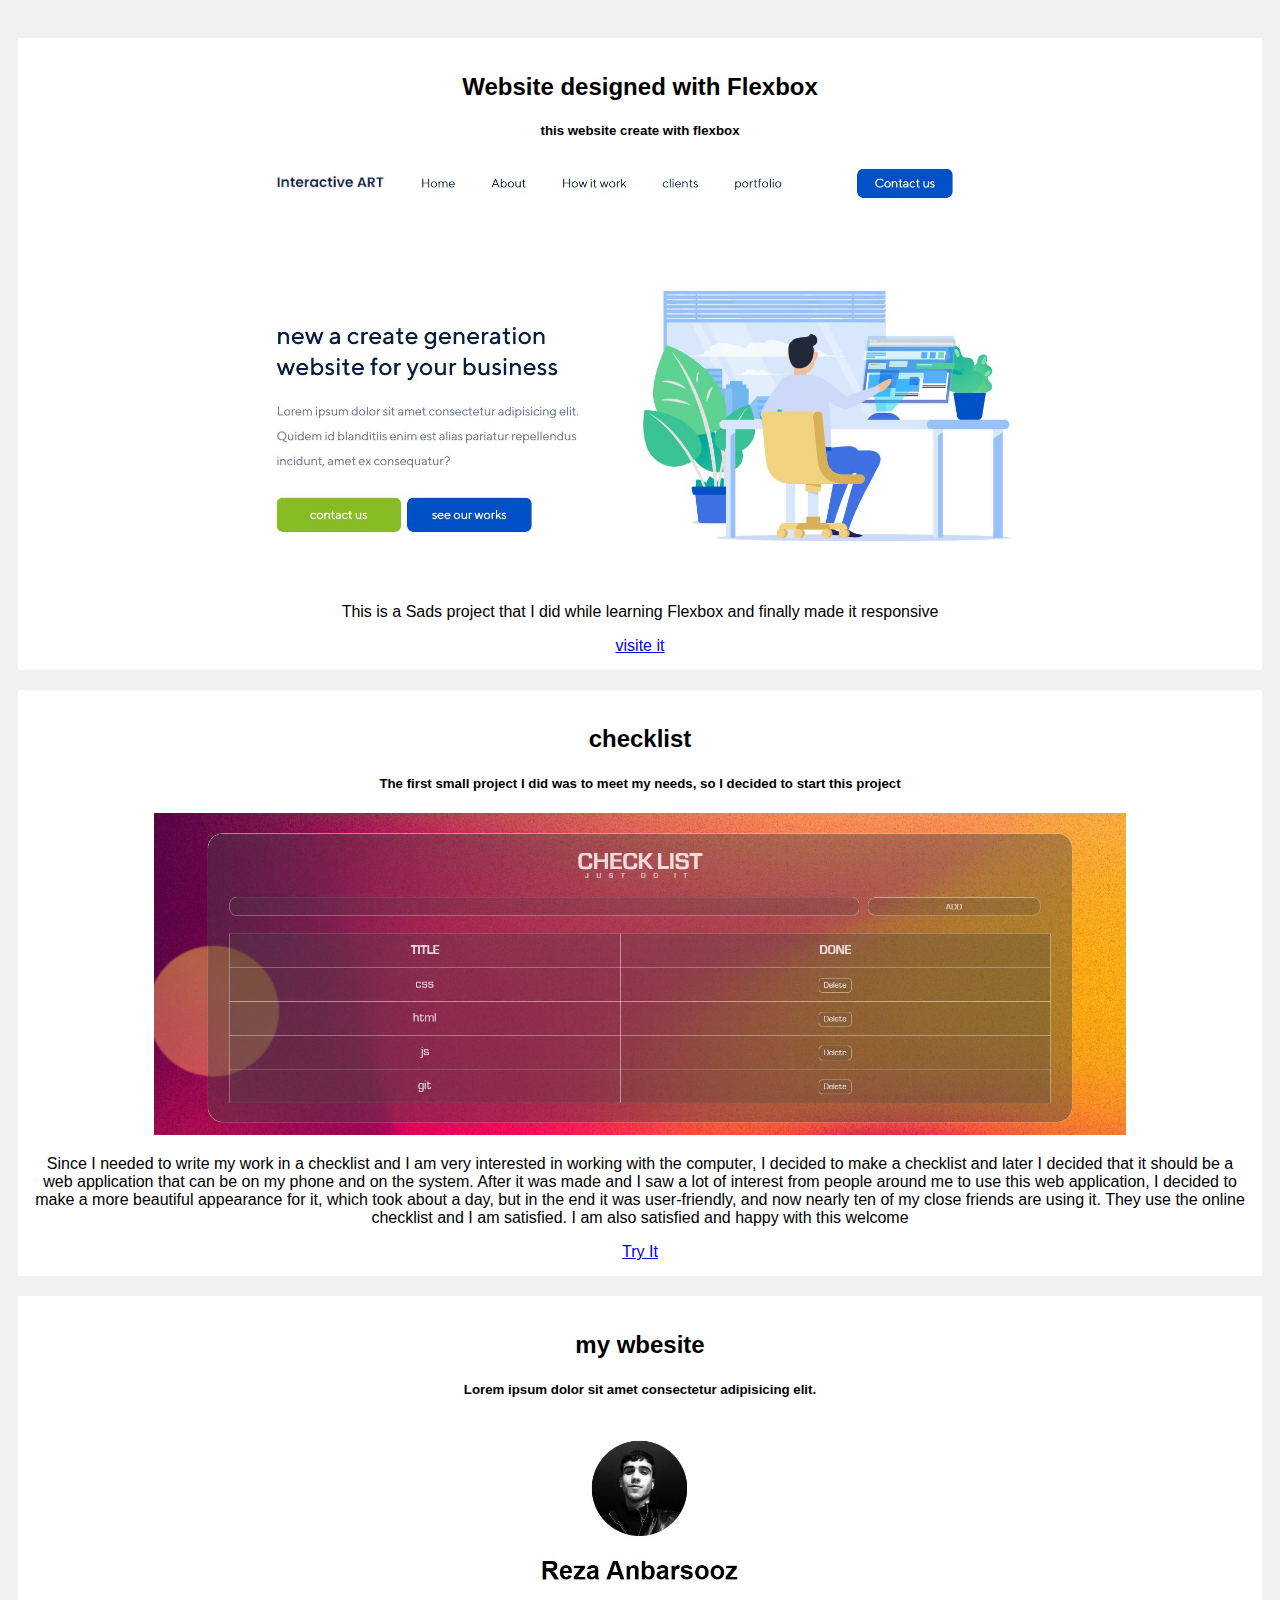
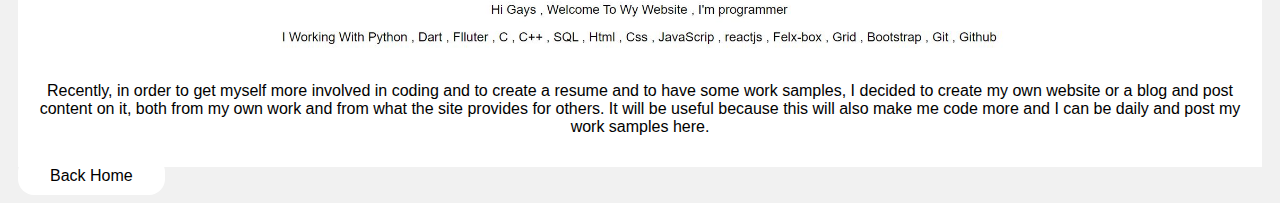
<file: CV.html>
<!DOCTYPE html>
<html lang="en">

<head>
    <meta charset="UTF-8">
    <meta http-equiv="X-UA-Compatible" content="IE=edge">
    <link rel="shortcut icon" href="2020.jpg">
    <meta name="viewport" content="width=device-width, initial-scale=1.0">
    <title>reza anbarsooz</title>
    <style>
        * {
            box-sizing: border-box;
        }

        body {
            padding: 10px;
            font-family: Arial;
            background-color: #f1f1f1;
        }

        .card {
            background-color: #fff;
            margin-top: 20px;
            padding: 15px;
            text-align: center;
        }

        .card img {
            height: auto;
            width: 80%;
        }

        @media screen and (max-width:1000px) {
            .card .imgmywebsite {
                height: 70px;
                width: 70%;
            }

            .card .imgabout {
                height: 250px;
                width: 250px;
            }

            .imgabout:hover {
                filter: grayscale(0%);
                transform: scale(1.05);
            }

            .imgchecklist:hover {
                filter: grayscale(0%);
                transform: scale(1.05);
            }

            .content-links {
                background-color: #000;
                color: #fff;
                text-decoration: none;
                border-radius: 3rem;
                padding: .5rem 6rem;
                margin-bottom: 4rem;
            }

            .imgmywebsite {
                transition: 0.5s;
            }

            .imgmywebsite:hover {
                filter: grayscale(0%);
                transform: scale(1.05);
            }
        }

        .back {
            background-color: #fff;
            color: #000;
            text-decoration: none;
            margin-top: 1rem;
            padding: .7rem 2rem;
            border-radius: 1rem;
        }
    </style>
</head>

<body>

    <div class="leftcol">
        <div class="card">
            <h2>Website designed with Flexbox</h2>
            <h5>this website create with flexbox </h5>
            <img src="flexboxJPG.JPG" class="imgchecklist">
            <p>This is a Sads project that I did while learning Flexbox and finally made it responsive
            </p>
            <div><a href="https://project-flexbox-reza.netlify.app/" class="content-links" target="_blank">visite it</a>
            </div>
        </div>
        <div class="card">
            <h2>checklist</h2>
            <h5>The first small project I did was to meet my needs, so I decided to start this project</h5>
            <img src="12.JPG" class="imgchecklist">
            <p>Since I needed to write my work in a checklist and I am very interested in working with the computer, I
                decided to make
                a checklist and later I decided that it should be a web application that can be on my phone and on the
                system.
                After it
                was made and I saw a lot of interest from people around me to use this web application, I decided to
                make a
                more
                beautiful appearance for it, which took about a day, but in the end it was user-friendly, and now nearly
                ten
                of my close
                friends are using it. They use the online checklist and I am satisfied. I am also satisfied and happy
                with
                this welcome</p>
            <div class="tryit"><a href="https://checklistereza.netlify.app/" target="_blank" class="content-links">Try
                    It</a></div>
        </div>
        <div class="card">
            <h2>my wbesite</h2>
            <h5>Lorem ipsum dolor sit amet consectetur adipisicing elit.</h5>
            <img src="14.JPG" class="imgmywebsite">
            <p>Recently, in order to get myself more involved in coding and to create a resume and to have some work
                samples, I decided
                to create my own website or a blog and post content on it, both from my own work and from what the site
                provides for
                others. It will be useful because this will also make me code more and I can be daily and post my work
                samples
                here.</p>
        </div>
    </div>
    <div><a href="index.html" class="back" target="_self">Back Home</a></div>


</body>

</html>
</file>
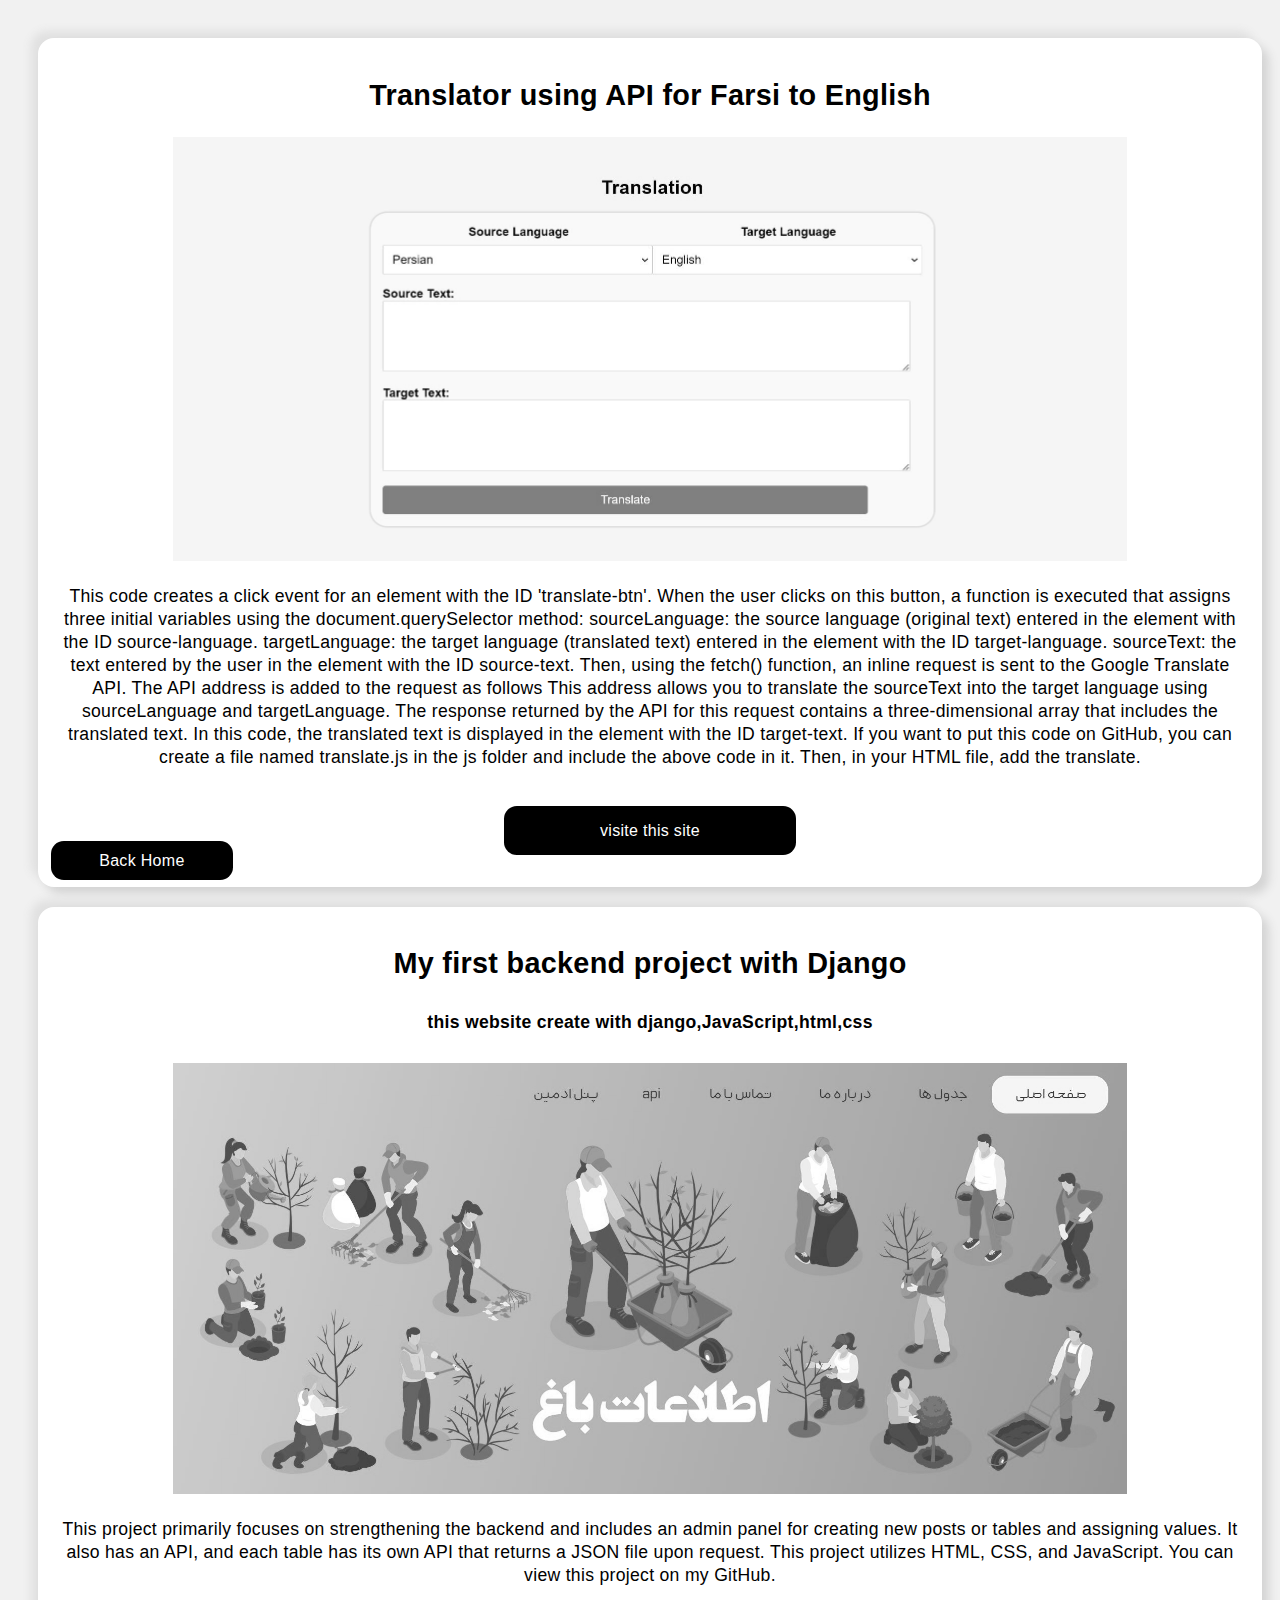
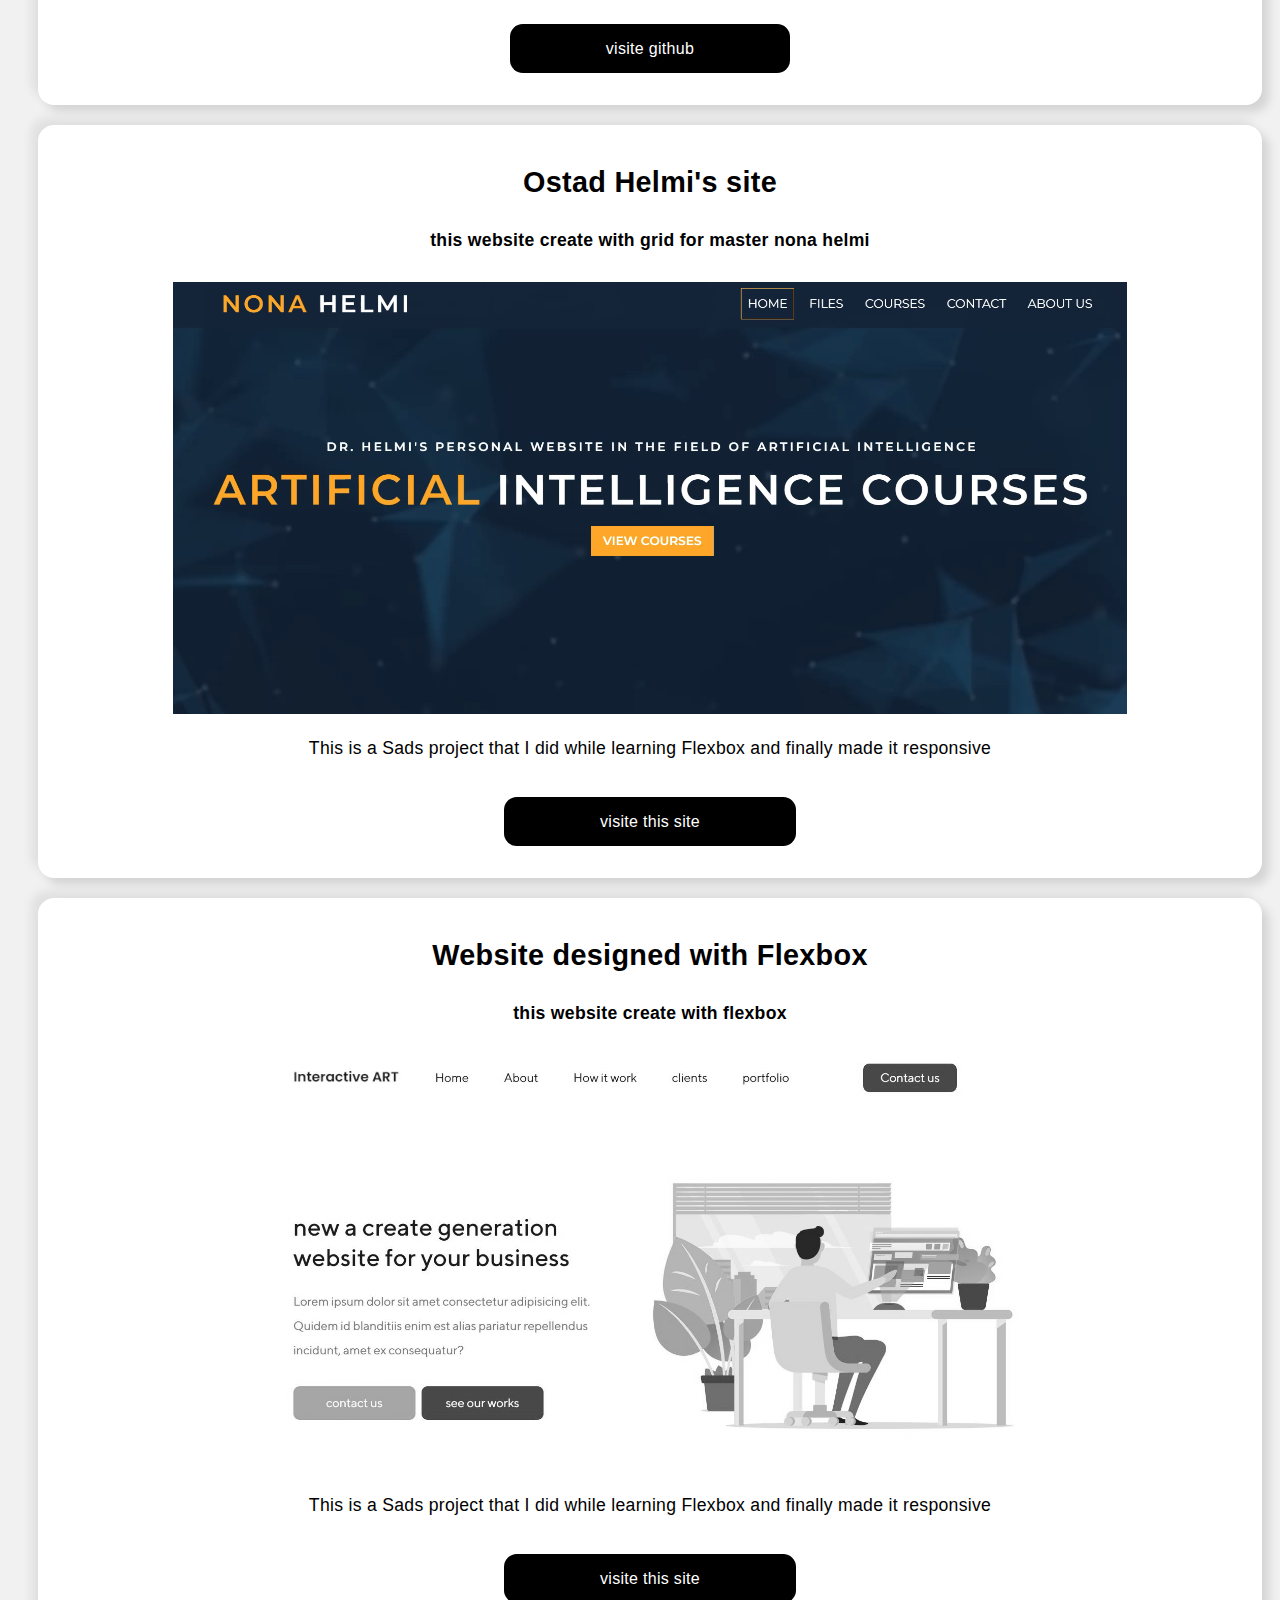
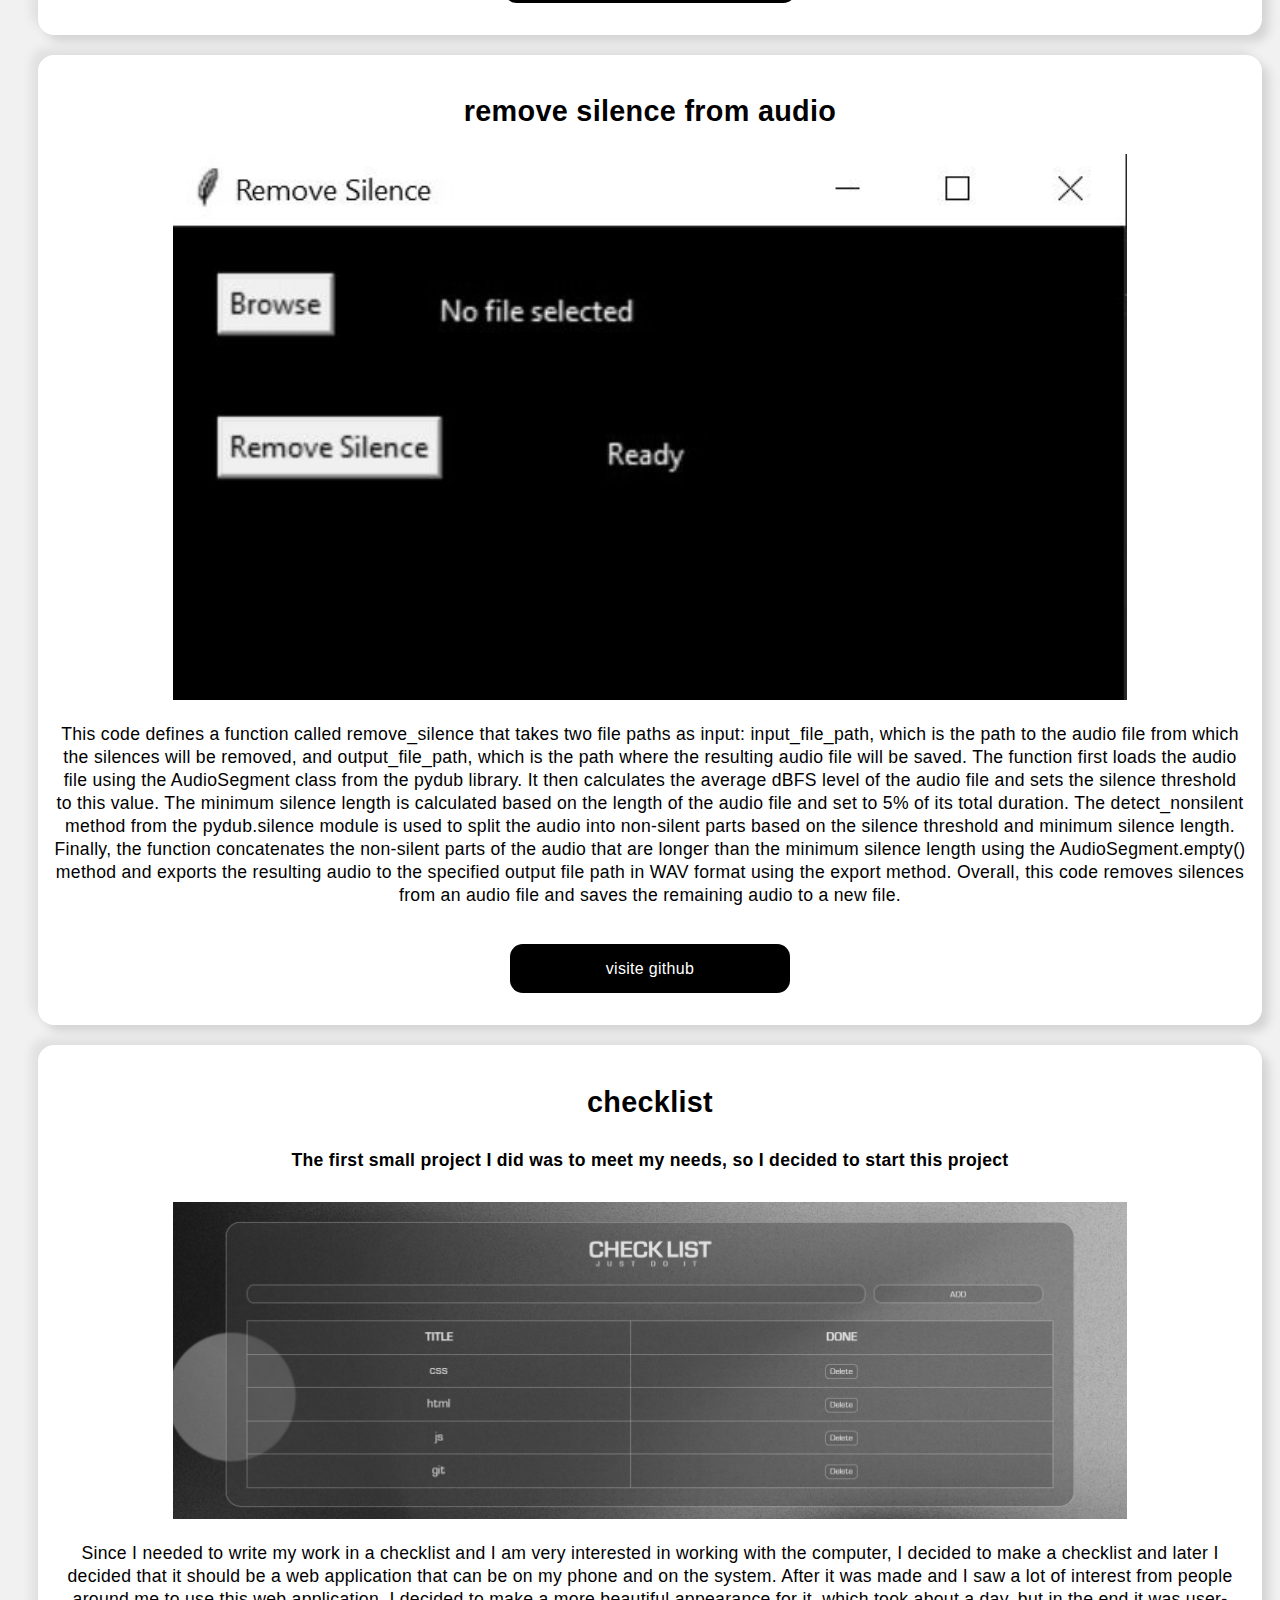
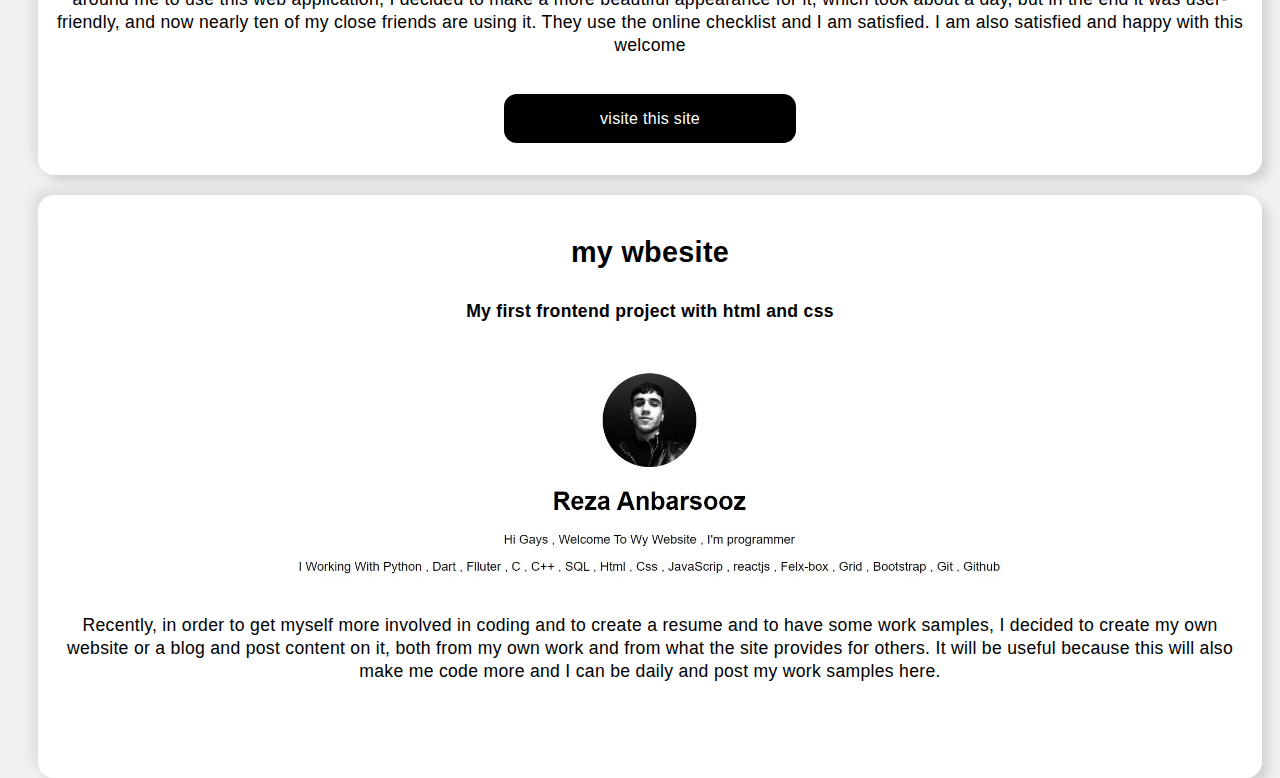
<file: Projects.html>
<!DOCTYPE html>
<html lang="en">

<head>
    <meta charset="UTF-8">
    <meta http-equiv="X-UA-Compatible" content="IE=edge">
    <link rel="shortcut icon" href="2020.jpg">
    <link rel="stylesheet" href="style.css">
    <meta name="viewport" content="width=device-width, initial-scale=1.0">
    <title>reza anbarsooz</title>
    <style>
        .back {
            text-decoration: none;
            position: fixed;
           bottom: 20px;
            left: 4%;
            background-color: #000;
            color: #fff;
            text-decoration: none;
            border-radius: .8rem;
            padding: .5rem 3rem;
        }
        .leftcol {      
            clear: left;
            width: 100%;
        }
    </style>
</head>

<body>
    <div class="contianer">
        <div class="leftcol">
            <div class="card">
                <h2>Translator using API for Farsi to English</h2>
                <img src="Translator-using-API-for-Farsi-to-English.JPG" alt="اگه چیزی نمیاد بدون بخاطر سرور رایگانشه"
                    class="imgchecklist">
                <p>This code creates a click event for an element with the ID 'translate-btn'. When the user clicks on
                    this
                    button, a
                    function is executed that assigns three initial variables using the document.querySelector method:

                    sourceLanguage: the source language (original text) entered in the element with the ID
                    source-language.
                    targetLanguage:
                    the target language (translated text) entered in the element with the ID target-language.
                    sourceText:
                    the
                    text
                    entered
                    by the user in the element with the ID source-text. Then, using the fetch() function, an inline
                    request
                    is
                    sent to the
                    Google Translate API. The API address is added to the request as follows
                    This address allows you to translate the sourceText into the target language using sourceLanguage
                    and
                    targetLanguage.
                    The response returned by the API for this request contains a three-dimensional array that includes
                    the
                    translated text.
                    In this code, the translated text is displayed in the element with the ID target-text.

                    If you want to put this code on GitHub, you can create a file named translate.js in the js folder
                    and
                    include
                    the above
                    code in it. Then, in your HTML file, add the translate.
                </p>
                <div><a href="https://its-translate-for-reza-anbarsooz.netlify.app/" class="content-links"
                        target="_blank">visite this site</a>
                </div>
            </div>
            <div class="card">
                <h2>My first backend project with Django</h2>
                <h5>this website create with django,JavaScript,html,css</h5>
                <img src="alishahi.JPG" class="imgchecklist"
                    alt="اینجا جای ی عکس که بخاطر داشتن هاست رایگان هنوز لود نشده">
                <p>This project primarily focuses on strengthening the backend and includes an admin panel for creating
                    new
                    posts or tables
                    and assigning values. It also has an API, and each table has its own API that returns a JSON file
                    upon
                    request. This
                    project utilizes HTML, CSS, and JavaScript. You can view this project on my GitHub.
                </p>
                <div><a href="https://github.com/rezaanbarsooz79/project-django" class="content-links"
                        target="_blank">visite
                        github</a>
                </div>
            </div>
            <div class="card">
                <h2>Ostad Helmi's site</h2>
                <h5>this website create with grid for master nona helmi </h5>
                <article class="present-video">
                    <video loop muted autoplay>
                        <source src="20230717_223011.mp4" alt="اینجا جای ی عکس که بخاطر داشتن هاست رایگان هنوز لود نشده"
                            type="video/mp4" />
                    </video>
                </article>
                <p>This is a Sads project that I did while learning Flexbox and finally made it responsive
                </p>
                <div><a href="https://ostad-helmis-site-with-grid.netlify.app/" class="content-links"
                        target="_blank">visite
                        this site</a>
                </div>
            </div>
            <div class="card">
                <h2>Website designed with Flexbox</h2>
                <h5>this website create with flexbox </h5>
                <img src="flexboxJPG.JPG" alt="اینجا جای ی عکس که بخاطر داشتن هاست رایگان هنوز لود نشده"
                    class="imgchecklist">
                <p>This is a Sads project that I did while learning Flexbox and finally made it responsive
                </p>
                <div><a href="https://project-flexbox-reza.netlify.app/" class="content-links" target="_blank">visite
                        this
                        site</a>
                </div>
            </div>
            <div class="card">
                <h2>remove silence from audio</h2>
                <img src="remove_silence_from_audio.JPG" alt="اینجا جای ی عکس که بخاطر داشتن هاست رایگان هنوز لود نشده"
                    class="imgchecklist">
                <p>This code defines a function called remove_silence that takes two file paths as input:
                    input_file_path,
                    which
                    is the
                    path to the audio file from which the silences will be removed, and output_file_path, which is the
                    path
                    where
                    the
                    resulting audio file will be saved.

                    The function first loads the audio file using the AudioSegment class from the pydub library. It then
                    calculates the
                    average dBFS level of the audio file and sets the silence threshold to this value.

                    The minimum silence length is calculated based on the length of the audio file and set to 5% of its
                    total
                    duration. The
                    detect_nonsilent method from the pydub.silence module is used to split the audio into non-silent
                    parts
                    based
                    on the
                    silence threshold and minimum silence length.

                    Finally, the function concatenates the non-silent parts of the audio that are longer than the
                    minimum
                    silence
                    length
                    using the AudioSegment.empty() method and exports the resulting audio to the specified output file
                    path
                    in
                    WAV
                    format
                    using the export method.

                    Overall, this code removes silences from an audio file and saves the remaining audio to a new file.
                </p>
                <div><a href="https://github.com/rezaanbarsooz79/remove_silence_from_audio" class="content-links"
                        target="_blank">visite
                        github</a>
                </div>
            </div>
            <div class="card">
                <h2>checklist</h2>
                <h5>The first small project I did was to meet my needs, so I decided to start this project</h5>
                <img src="12.JPG" alt="اینجا جای ی عکس که بخاطر داشتن هاست رایگان هنوز لود نشده" class="imgchecklist">
                <p>Since I needed to write my work in a checklist and I am very interested in working with the computer,
                    I
                    decided to make
                    a checklist and later I decided that it should be a web application that can be on my phone and on
                    the
                    system.
                    After it
                    was made and I saw a lot of interest from people around me to use this web application, I decided to
                    make a
                    more
                    beautiful appearance for it, which took about a day, but in the end it was user-friendly, and now
                    nearly
                    ten
                    of my close
                    friends are using it. They use the online checklist and I am satisfied. I am also satisfied and
                    happy
                    with
                    this welcome</p>
                <div class="tryit"><a href="https://checklistereza.netlify.app/" target="_blank"
                        class="content-links">visite
                        this site</a></div>
            </div>
            <div class="card">
                <h2>my wbesite</h2>
                <h5>My first frontend project with html and css</h5>
                <img src="14.JPG" alt="اینجا جای ی عکس که بخاطر داشتن هاست رایگان هنوز لود نشده" class="imgmywebsite">
                <p>Recently, in order to get myself more involved in coding and to create a resume and to have some work
                    samples, I decided
                    to create my own website or a blog and post content on it, both from my own work and from what the
                    site
                    provides for
                    others. It will be useful because this will also make me code more and I can be daily and post my
                    work
                    samples
                    here.</p>
            </div>
        </div>
        <div><a href="index.html" class="back" target="_self">Back Home</a></div>
    </div>

</body>

</html>
</file>
<file: style.css>
/* loader */
#container {
    width: 100%;
    height: 100vh;
    background-color: white;
    display: flex;
    align-items: center;
    justify-content: center;
    text-align: center;
    font-size: 24px;
    font-weight: bold;
    font-size: 1rem;
}

.socket {
    width: 200px;
    height: 200px;
    position: absolute;
    left: 50%;
    margin-left: -100px;
    top: 50%;
    margin-top: -100px;
}

.hex-brick {
    background: #000000;
    width: 30px;
    height: 17px;
    position: absolute;
    top: 5px;
    animation-name: fade00;
    animation-duration: 2s;
    animation-iteration-count: infinite;
    -webkit-animation-name: fade00;
    -webkit-animation-duration: 2s;
    -webkit-animation-iteration-count: infinite;
}

.h2 {
    transform: rotate(60deg);
    -webkit-transform: rotate(60deg);
}

.h3 {
    transform: rotate(-60deg);
    -webkit-transform: rotate(-60deg);
}

.gel {
    height: 30px;
    width: 30px;
    transition: all .3s;
    -webkit-transition: all .3s;
    position: absolute;
    top: 50%;
    left: 50%;
}

.center-gel {
    margin-left: -15px;
    margin-top: -15px;
    animation-name: pulse00;
    animation-duration: 2s;
    animation-iteration-count: infinite;
    -webkit-animation-name: pulse00;
    -webkit-animation-duration: 2s;
    -webkit-animation-iteration-count: infinite;
}

.c1 {
    margin-left: -47px;
    margin-top: -15px;
}

.c2 {
    margin-left: -31px;
    margin-top: -43px;
}

.c3 {
    margin-left: 1px;
    margin-top: -43px;
}

.c4 {
    margin-left: 17px;
    margin-top: -15px;
}

.c5 {
    margin-left: -31px;
    margin-top: 13px;
}

.c6 {
    margin-left: 1px;
    margin-top: 13px;
}

.c7 {
    margin-left: -63px;
    margin-top: -43px;
}

.c8 {
    margin-left: 33px;
    margin-top: -43px;
}

.c9 {
    margin-left: -15px;
    margin-top: 41px;
}

.c10 {
    margin-left: -63px;
    margin-top: 13px;
}

.c11 {
    margin-left: 33px;
    margin-top: 13px;
}

.c12 {
    margin-left: -15px;
    margin-top: -71px;
}

.c13 {
    margin-left: -47px;
    margin-top: -71px;
}

.c14 {
    margin-left: 17px;
    margin-top: -71px;
}

.c15 {
    margin-left: -47px;
    margin-top: 41px;
}

.c16 {
    margin-left: 17px;
    margin-top: 41px;
}

.c17 {
    margin-left: -79px;
    margin-top: -15px;
}

.c18 {
    margin-left: 49px;
    margin-top: -15px;
}

.c19 {
    margin-left: -63px;
    margin-top: -99px;
}

.c20 {
    margin-left: 33px;
    margin-top: -99px;
}

.c21 {
    margin-left: 1px;
    margin-top: -99px;
}

.c22 {
    margin-left: -31px;
    margin-top: -99px;
}

.c23 {
    margin-left: -63px;
    margin-top: 69px;
}

.c24 {
    margin-left: 33px;
    margin-top: 69px;
}

.c25 {
    margin-left: 1px;
    margin-top: 69px;
}

.c26 {
    margin-left: -31px;
    margin-top: 69px;
}

.c27 {
    margin-left: -79px;
    margin-top: -15px;
}

.c28 {
    margin-left: -95px;
    margin-top: -43px;
}

.c29 {
    margin-left: -95px;
    margin-top: 13px;
}

.c30 {
    margin-left: 49px;
    margin-top: 41px;
}

.c31 {
    margin-left: -79px;
    margin-top: -71px;
}

.c32 {
    margin-left: -111px;
    margin-top: -15px;
}

.c33 {
    margin-left: 65px;
    margin-top: -43px;
}

.c34 {
    margin-left: 65px;
    margin-top: 13px;
}

.c35 {
    margin-left: -79px;
    margin-top: 41px;
}

.c36 {
    margin-left: 49px;
    margin-top: -71px;
}

.c37 {
    margin-left: 81px;
    margin-top: -15px;
}

.r1 {
    animation-name: pulse00;
    animation-duration: 2s;
    animation-iteration-count: infinite;
    animation-delay: .2s;
    -webkit-animation-name: pulse00;
    -webkit-animation-duration: 2s;
    -webkit-animation-iteration-count: infinite;
    -webkit-animation-delay: .2s;
}

.r2 {
    animation-name: pulse00;
    animation-duration: 2s;
    animation-iteration-count: infinite;
    animation-delay: .4s;
    -webkit-animation-name: pulse00;
    -webkit-animation-duration: 2s;
    -webkit-animation-iteration-count: infinite;
    -webkit-animation-delay: .4s;
}

.r3 {
    animation-name: pulse00;
    animation-duration: 2s;
    animation-iteration-count: infinite;
    animation-delay: .6s;
    -webkit-animation-name: pulse00;
    -webkit-animation-duration: 2s;
    -webkit-animation-iteration-count: infinite;
    -webkit-animation-delay: .6s;
}

.r1>.hex-brick {
    animation-name: fade00;
    animation-duration: 2s;
    animation-iteration-count: infinite;
    animation-delay: .2s;
    -webkit-animation-name: fade00;
    -webkit-animation-duration: 2s;
    -webkit-animation-iteration-count: infinite;
    -webkit-animation-delay: .2s;
}

.r2>.hex-brick {
    animation-name: fade00;
    animation-duration: 2s;
    animation-iteration-count: infinite;
    animation-delay: .4s;
    -webkit-animation-name: fade00;
    -webkit-animation-duration: 2s;
    -webkit-animation-iteration-count: infinite;
    -webkit-animation-delay: .4s;
}

.r3>.hex-brick {
    animation-name: fade00;
    animation-duration: 2s;
    animation-iteration-count: infinite;
    animation-delay: .6s;
    -webkit-animation-name: fade00;
    -webkit-animation-duration: 2s;
    -webkit-animation-iteration-count: infinite;
    -webkit-animation-delay: .6s;
}

@keyframes pulse00 {
    0% {
        -webkit-transform: scale(1);
        transform: scale(1);
    }

    50% {
        -webkit-transform: scale(0.01);
        transform: scale(0.01);
    }

    100% {
        -webkit-transform: scale(1);
        transform: scale(1);
    }
}

@keyframes fade00 {
    0% {
        background: #252525;
    }

    50% {
        background: #000000;
    }

    100% {
        background: #353535;
    }
}

/* golebal */
* {
    box-sizing: border-box;
    letter-spacing: .3px;
    line-height: 23px;
}

body {
    padding: 10px;
    font-family: Arial;
    background-color: #f1f1f1;
}

h1 {
    font-size: 2.2rem;
}

h2 {
    font-size: 1.8rem;
    line-height: 2.2rem;
}

p,
h3,
h5 {
    font-size: 1.1rem;
}

/* header */
.header {
    background-color: #fff;
    padding: 30px;
    text-align: center;
    border-radius: 16px;
    background: #fff;
    box-shadow: 7px 7px 14px #d4d4d4,
        -7px -7px 14px #e0e0e0;
}

.header div img {
    width: 120px;
    height: 120px;
    border-radius: 100px;
    transition: 0.6s;
}

.header div img:hover {
    border-radius: 100px 100px 0px 100px;
}

.imgmywebsite {
    transition: 0.5s;
}

.imgmywebsite:hover {
    filter: grayscale(0%);
    transform: scale(1.05);
}

/* nav */
.topnav {
    background-color: #000;
    overflow: hidden;
    margin-top: 20px;
    position: sticky;
    top: 0;
    z-index: 1;
}

.topnav a {
    text-decoration: none;
    text-align: center;
    color: #fff;
    float: left;
    display: block;
    padding: 15px 25px;
}

.topnav a:hover {
    background-color: #ffbe0b;
    color: #000;
}

/* layout */
.leftcol {
    width: 75%;
    float: right;
    background-color: #f1f1f1;
    padding-left: 20px;
}

.rightrcol {
    float: left;
    width: 25%;
    text-align: center;
}

.row::after {
    content: "";
    clear: both;
    display: block;
}

@media screen and (max-width:1000px) {

    .leftcol,
    .rightrcol {
        width: 100%;
        padding: 0;
        text-align: center;
    }

    .card .imgmywebsite {
        height: 70px;
        width: 70%;
    }

    .card .imgabout {
        height: 250px;
        width: 250px;
    }
}

/* card */
.card {
    background-color: #fff;
    margin-top: 20px;
    padding: 1rem;
    text-align: center;
    border-radius: 16px;
    background: #fff;
    box-shadow: 7px 7px 10px #d4d4d4,
        -7px -7px 10px #e0e0e0;
}

.leftcol .card {
    padding-bottom: 2.8rem;
}

.card img {
    height: auto;
    width: 80%;
}

.fackimage {
    width: 95%;
    height: 100px;
    background-color: #ccc;
    margin: 0 auto;
    margin-bottom: 10px;
}

.card h2 a {
    text-decoration: none;
    color: #000;
}

.rightrcol .card p {
    font-size: 14px;
}

.content-links {
    background-color: #000;
    color: #fff;
    text-decoration: none;
    border-radius: .8rem;
    padding: 1rem 6rem;
}

.present-video video {
    height: auto;
    width: 80%;
}

.card p {
    margin-bottom: 50px;
}

.right img {
    width: 100px;
    height: 100px;
    border-radius: 16px;
}

.imgchecklist {
    filter: grayscale(100%);
}

/* card about */
.card-about {
    margin-top: 20px;
    height: 450px;
    position: relative;
    transition: all 0.4s cubic-bezier(0.645, 0.045, 0.355, 1);
    border-radius: 16px;
    align-items: center;
    box-shadow: 0 0 20px 8px #d0d0d0;
    overflow: hidden;
}

.card-image-about {
    height: 100%;
    width: 100%;
    position: absolute;
    transition: all 1s cubic-bezier(0.645, 0.045, 0.355, 1);
    background: #0a3394;
    /* background: linear-gradient(to top, #0a3394, #4286f4); */
    background-image: url(2435.jpg);
    background-repeat: no-repeat;
    background-size: cover;
    filter: grayscale(100%);
}

.card-description {
    display: flex;
    position: absolute;
    width: 100%;
    gap: .5em;
    flex-direction: column;
    background-color: #f5f5f5;
    color: #212121;
    height: 35%;
    bottom: 0;
    border-radius: 16px;
    transition: all 1s cubic-bezier(0.645, 0.045, 0.355, 1);
    padding: 1rem;
}

.card-description p {
    margin-bottom: 1px;
}

.text-title {
    font-size: 1.2rem;
    font-weight: 700;
}

.text-body {
    font-size: 1rem;
    line-height: 80%;
}

.card-about:hover .card-description {
    transform: translateY(100%);
}

/* footer */
#footer {
    display: flex;
    /* flex-wrap: wrap; */
    justify-content: space-between;
    align-items: center;
    background-color: #f5f5f5;
    padding: 20px;
    border-radius: 16px;
    background: #fff;
    box-shadow: 7px 7px 10px #d4d4d4,
        -7px -7px 10px #e0e0e0;
    padding: 20px;
    margin: 20px auto;
}

/* cardskills */
.card-skill {
    background-color: #fff;
    margin-top: 20px;
    box-shadow: 0 2px 5px rgba(0, 0, 0, 0.1);
    border-radius: 16px;
    overflow: hidden;
}

.header-skill {
    background-color: #000;
    color: #fff;
    padding: 20px;
    text-align: center;
    font-size: 18px;
}

.body-skill {
    padding: 20px;
}

.skill {
    display: flex;
    align-items: center;
    margin-bottom: 20px;
}

.skill-name {
    width: 120px;
    font-size: 16px;
}

.skill-level {
    width: 160px;
    height: 10px;
    background-color: #eee;
    border-radius: 10px;
    overflow: hidden;
    margin-left: 20px;
    width: 80%;
}

.skill-percent {
    background-color: #000;
    height: 100%;
}

.skill-percent-number {
    margin-left: 20px;
    font-size: 16px;
}

/* social-card */
.social-icons img {
    width: 25px;
    height: 25px;
    margin-right: 10px;
}

#card-link2 {
    display: none;
}

.card-link {
    height: fit-content;
    border-radius: 16px;
    background: #fff;
    box-shadow: 7px 7px 10px #d4d4d4,
        -7px -7px 10px #e0e0e0;
    display: flex;
    margin-top: 20px;
    flex-wrap: wrap;
    align-items: center;
    justify-content: center;
    padding: 25px 25px;
    gap: 20px;
    box-shadow: 0px 0px 20px rgba(0, 0, 0, 0.055);
}

@media screen and (max-width:1000px) {
    #card-link1 {
        display: none;
    }

    #card-link2 {
        display: flex;
    }
}

.socialContainer {
    width: 52px;
    height: 52px;
    border-radius: 50%;
    background-color: #000;
    display: flex;
    align-items: center;
    justify-content: center;
    overflow: hidden;
    transition-duration: .3s;
}

.socialContainer:hover {
    background-color: #ffbe0b;
    transition-duration: .3s;
}

.socialContainer:hover svg {
    color: #000;
}

.socialContainer:active {
    transform: scale(0.9);
    transition-duration: .3s;
}

.socialSvg {
    width: 17px;
}

.socialSvg path {
    fill: rgb(255, 255, 255);
}

.socialContainer:hover #svgselc {
    animation: slide-in-top 0.3s both;
}

@keyframes slide-in-top {
    0% {
        transform: translateY(-50px);
        opacity: 0;
    }

    100% {
        transform: translateY(0);
        opacity: 1;
    }
}
</file>
